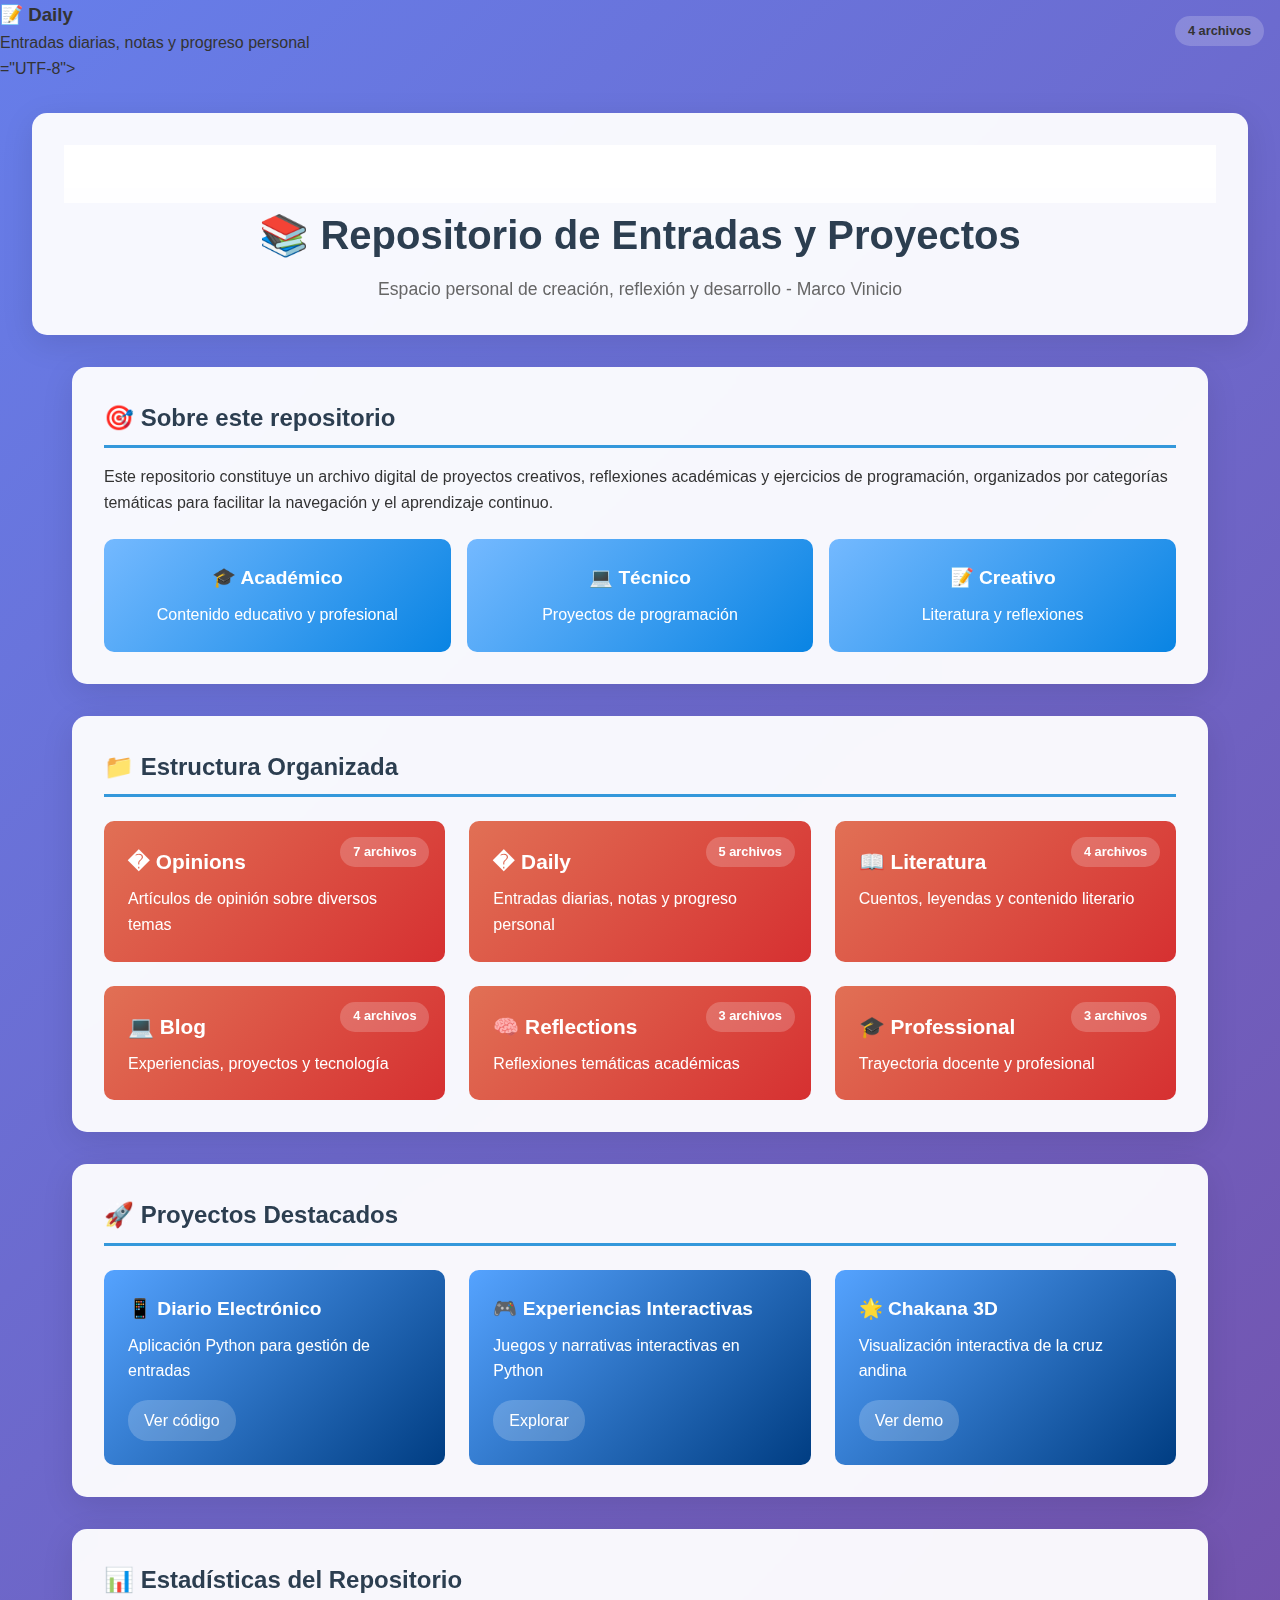
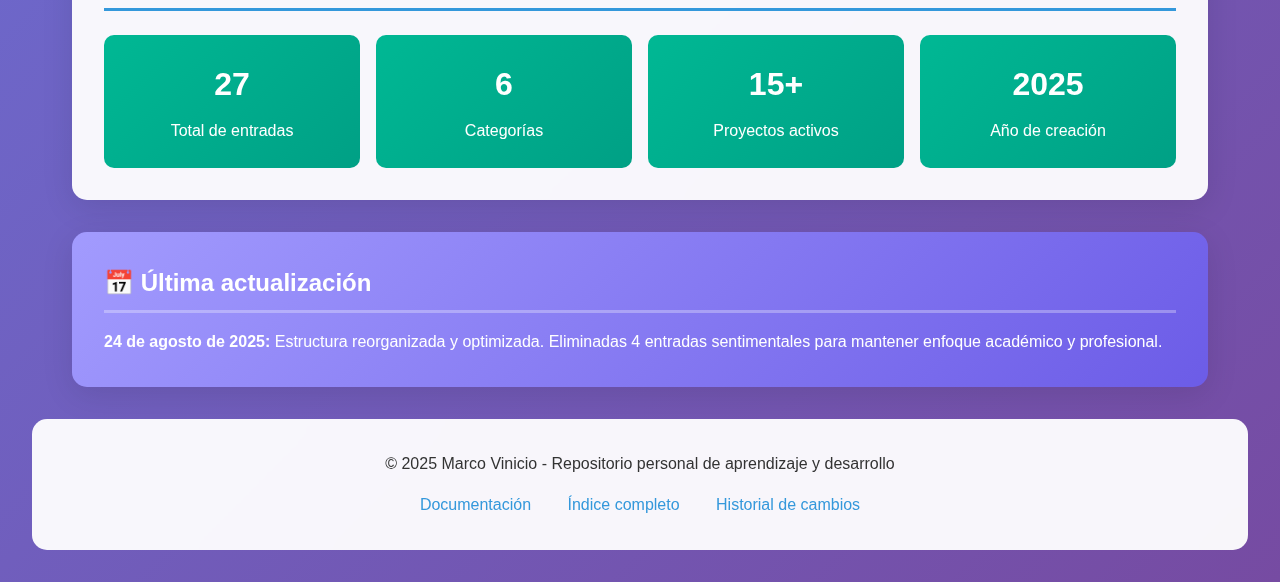
<file: index.html>
<!DOCTYPE html>
<html lang="es">
<head>
  <meta ch        <div class="category">
          <h3>📝 Daily</h3>
          <p>Entradas diarias, notas y progreso personal</p>
          <span class="count">4 archivos</span>
        </div>="UTF-8">
  <meta name="viewport" content="width=device-width, initial-scale=1.0">
  <title>Repositorio de Entradas - Marco Vinicio</title>
  <link rel="stylesheet" href="style.css">
  <link rel="icon" href="data:image/svg+xml,<svg xmlns='http://www.w3.org/2000/svg' viewBox='0 0 100 100'><text y='.9em' font-size='90'>📚</text></svg>">
</head>
<body>
  <header>
    <nav class="top-nav">
      <a href="#inicio">Inicio</a>
      <a href="#estructura">Estructura</a>
      <a href="#proyectos">Proyectos</a>
      <a href="#estadisticas">Estadísticas</a>
    </nav>
    <h1 id="inicio">📚 Repositorio de Entradas y Proyectos</h1>
    <p>Espacio personal de creación, reflexión y desarrollo - Marco Vinicio</p>
  </header>

  <main>
    <section class="intro">
      <h2>🎯 Sobre este repositorio</h2>
      <p>Este repositorio constituye un archivo digital de proyectos creativos, reflexiones académicas y ejercicios de programación, organizados por categorías temáticas para facilitar la navegación y el aprendizaje continuo.</p>
      
      <div class="highlights">
        <div class="highlight-card">
          <h4>🎓 Académico</h4>
          <p>Contenido educativo y profesional</p>
        </div>
        <div class="highlight-card">
          <h4>💻 Técnico</h4>
          <p>Proyectos de programación</p>
        </div>
        <div class="highlight-card">
          <h4>📝 Creativo</h4>
          <p>Literatura y reflexiones</p>
        </div>
      </div>
    </section>

    <section class="structure" id="estructura">
      <h2>📁 Estructura Organizada</h2>
      <div class="categories">
        <div class="category">
          <h3>� Opinions</h3>
          <p>Artículos de opinión sobre diversos temas</p>
          <span class="count">7 archivos</span>
        </div>
        <div class="category">
          <h3>� Daily</h3>
          <p>Entradas diarias, notas y progreso personal</p>
          <span class="count">5 archivos</span>
        </div>
        <div class="category">
          <h3>📖 Literatura</h3>
          <p>Cuentos, leyendas y contenido literario</p>
          <span class="count">4 archivos</span>
        </div>
        <div class="category">
          <h3>💻 Blog</h3>
          <p>Experiencias, proyectos y tecnología</p>
          <span class="count">4 archivos</span>
        </div>
        <div class="category">
          <h3>🧠 Reflections</h3>
          <p>Reflexiones temáticas académicas</p>
          <span class="count">3 archivos</span>
        </div>
        <div class="category">
          <h3>🎓 Professional</h3>
          <p>Trayectoria docente y profesional</p>
          <span class="count">3 archivos</span>
        </div>
      </div>
    </section>

    <section class="projects" id="proyectos">
      <h2>🚀 Proyectos Destacados</h2>
      <div class="project-grid">
        <div class="project-card">
          <h4>📱 Diario Electrónico</h4>
          <p>Aplicación Python para gestión de entradas</p>
          <a href="_projects/Projects/Diario_electronico.py" target="_blank">Ver código</a>
        </div>
        <div class="project-card">
          <h4>🎮 Experiencias Interactivas</h4>
          <p>Juegos y narrativas interactivas en Python</p>
          <a href="_projects/Projects/Experiencias_utilizando_PY/" target="_blank">Explorar</a>
        </div>
        <div class="project-card">
          <h4>🌟 Chakana 3D</h4>
          <p>Visualización interactiva de la cruz andina</p>
          <a href="_projects/TareaS/26-07-2025-Chakana3D/Chakana3D.html" target="_blank">Ver demo</a>
        </div>
      </div>
    </section>

    <section class="stats" id="estadisticas">
      <h2>📊 Estadísticas del Repositorio</h2>
      <div class="stats-grid">
        <div class="stat-card">
          <h3>27</h3>
          <p>Total de entradas</p>
        </div>
        <div class="stat-card">
          <h3>6</h3>
          <p>Categorías</p>
        </div>
        <div class="stat-card">
          <h3>15+</h3>
          <p>Proyectos activos</p>
        </div>
        <div class="stat-card">
          <h3>2025</h3>
          <p>Año de creación</p>
        </div>
      </div>
    </section>

    <section class="recent">
      <h2>📅 Última actualización</h2>
      <p><strong>24 de agosto de 2025:</strong> Estructura reorganizada y optimizada. Eliminadas 4 entradas sentimentales para mantener enfoque académico y profesional.</p>
    </section>
  </main>

  <footer>
    <p>© 2025 Marco Vinicio - Repositorio personal de aprendizaje y desarrollo</p>
    <div class="footer-links">
      <a href="README.md">Documentación</a>
      <a href="DIRECTORY.md">Índice completo</a>
      <a href="CHANGELOG.md">Historial de cambios</a>
    </div>
  </footer>
</body>
</html>
</file>
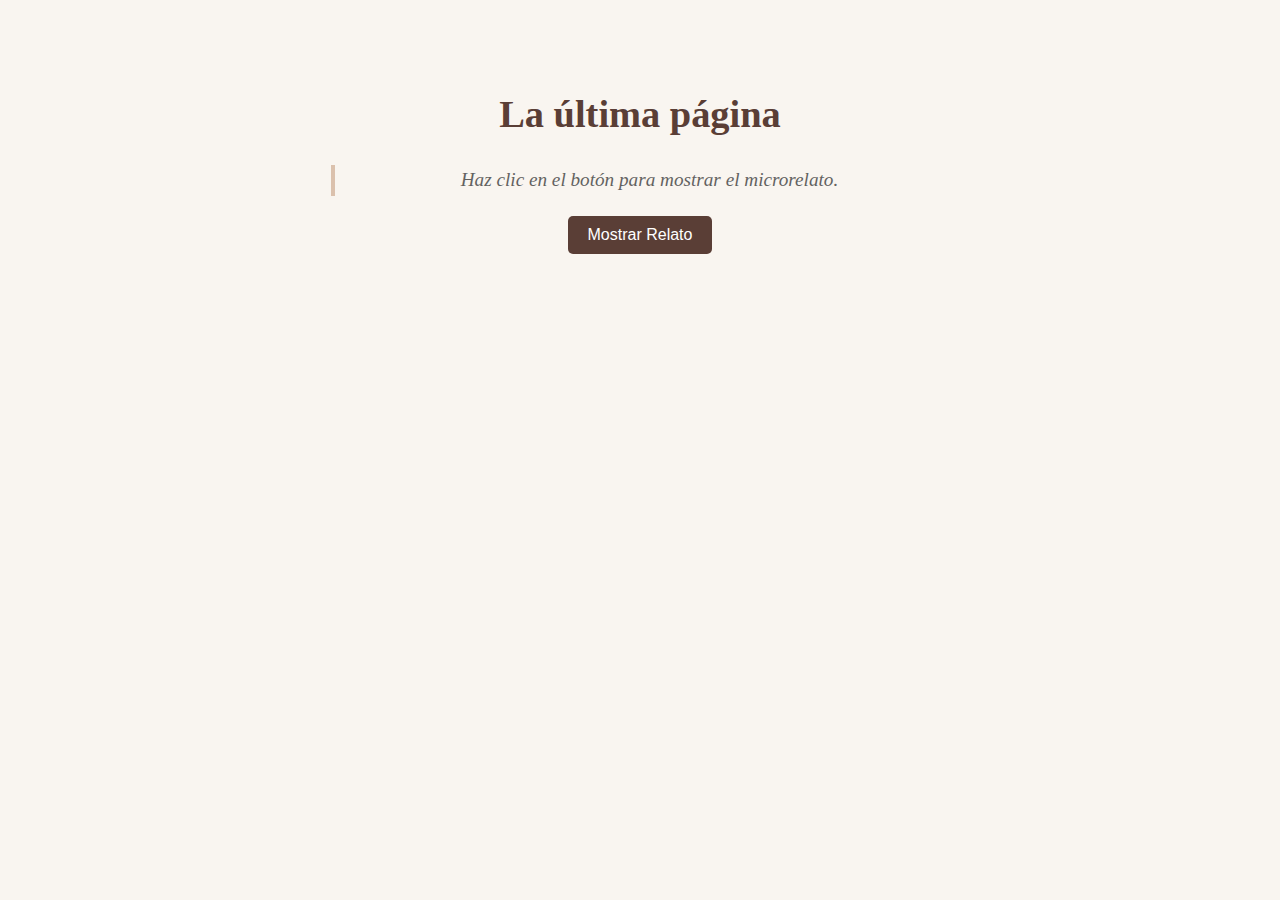
<file: _projects/EjerciciosJS/24-07-2025-js1/index.html>
<!DOCTYPE html>
<html lang="es">
<head>
    <meta charset="UTF-8">
    <title>Microrelato Interactivo</title>
    <link rel="stylesheet" href="estilos.css">
</head>
<body>
    <h1>La última página</h1>
    <p id="texto-relato">Haz clic en el botón para mostrar el microrelato.</p>
    <button id="mostrar-relato">Mostrar Relato</button>

    <script src="script.js"></script>
</body>
</html>
</file>
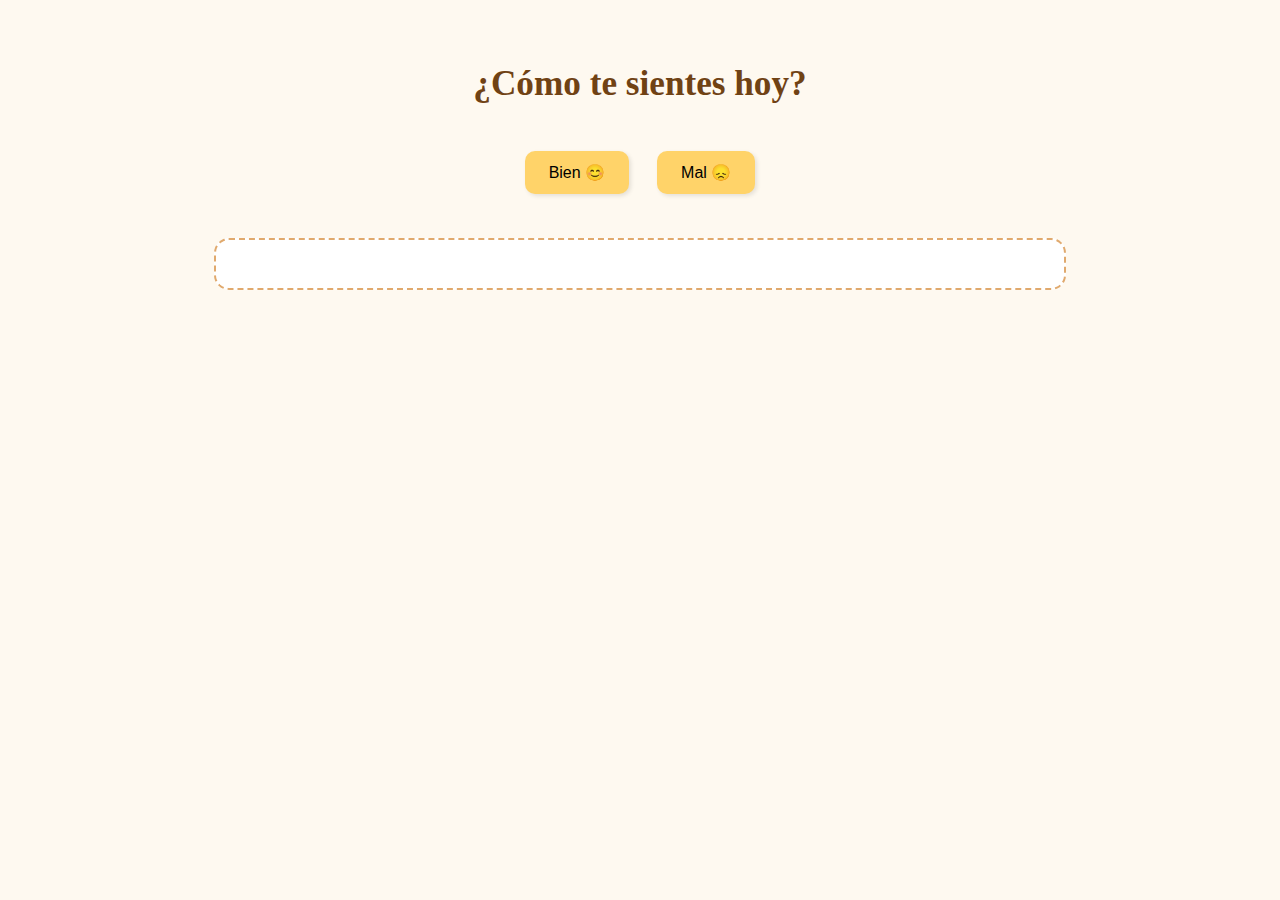
<file: _projects/Projects/FabulasEmocionales/index.html>
<!DOCTYPE html>
<html lang="es">
<head>
    <meta charset="UTF-8">
    <title>Fábulas Emocionales</title>
    <style>
        body {
            font-family: 'Georgia', serif;
            background-color: #fef9f0;
            color: #333;
            text-align: center;
            padding: 2em;
        }

        h1 {
            font-size: 2.2em;
            margin-bottom: 1em;
            color: #704214;
        }

        .botones button {
            padding: 12px 24px;
            margin: 12px;
            font-size: 1em;
            border: none;
            border-radius: 10px;
            background-color: #ffd369;
            cursor: pointer;
            box-shadow: 2px 2px 4px rgba(0,0,0,0.1);
            transition: background-color 0.3s ease;
        }

        .botones button:hover {
            background-color: #fcbf49;
        }

        #respuesta {
            margin-top: 2em;
            padding: 1.5em;
            background-color: #fff;
            border: 2px dashed #e0a96d;
            border-radius: 15px;
            max-width: 800px;
            margin-left: auto;
            margin-right: auto;
        }

        .fabula {
            font-size: 1.1em;
            line-height: 1.6;
        }

        .propuesta {
            margin-top: 1em;
            font-style: italic;
            color: #4a4a4a;
        }
    </style>
</head>
<body>
    <h1>¿Cómo te sientes hoy?</h1>
    <div class="botones">
        <button onclick="mostrarFabula('bien')">Bien 😊</button>
        <button onclick="mostrarFabula('mal')">Mal 😞</button>
    </div>

    <div id="respuesta"></div>

    <script>
        /*
          Bloque de lógica en JavaScript para escoger una fábula al azar
          según el estado de ánimo del usuario y mostrarla en la página.
        */

        // Colección de fábulas clasificadas por estado de ánimo
        const fabulas = {
            bien: [
                "El león y el ratón — Un día, un león dormía plácidamente cuando un pequeño ratón corrió sobre su cuerpo. El león lo atrapó con su enorme garra. El ratón suplicó por su vida y el león, condescendiente, lo dejó ir. Días después, el león fue atrapado en una red. El ratón, al escucharlo rugir, corrió y mordisqueó las cuerdas hasta liberarlo. Moraleja: Ningún acto de bondad es insignificante.",
                "La liebre y la tortuga — La liebre se burlaba constantemente de la lenta tortuga. Un día decidieron competir. La liebre corrió velozmente y, confiada, se detuvo a dormir. La tortuga, paso a paso, continuó hasta cruzar la meta. Al despertar, la liebre vio que había perdido. Moraleja: La constancia supera a la presunción.",
                "El ruiseñor y el halcón — Un halcón atrapó a un pequeño ruiseñor que lloraba por su vida. El halcón dudó: “¿Para qué me sirve comerte, tan pequeño?”. El ruiseñor respondió: “Al menos te daré belleza en el canto y poesía en el alma”. Moraleja: La belleza también alimenta el espíritu.",
                "El pavo real y la grulla — El pavo real presumía de su colorido plumaje frente a la grulla. Esta respondió: “Es cierto que eres hermoso, pero yo puedo volar libre hasta las nubes, y tú no”. Moraleja: Lo esencial a veces no se ve a simple vista.",
                "El león enfermo y el zorro — El león, anciano y débil, pedía que lo visitaran. Muchos animales entraban a su cueva, pero no salían. El zorro, astuto, notó muchas huellas de entrada y ninguna de salida. Se negó a entrar. Moraleja: La prudencia evita peligros innecesarios.",
                "Las abejas y el zángano — Un zángano exigía miel diciendo ser parte del trabajo. Las abejas se indignaron: “Tú no trabajas, no ayudas, no construyes”. Lo expulsaron de la colmena. Moraleja: El esfuerzo compartido es lo que da valor a los logros.",
                "La paloma y la hormiga — Una paloma salvó a una hormiga de ahogarse. Días después, un cazador apuntaba a la paloma, y la hormiga lo mordió en el pie, permitiendo que la paloma escapara. Moraleja: La bondad vuelve cuando menos lo esperas.",
                "El perro y su reflejo — Un perro cruzaba un río con un hueso en la boca. Al mirar al agua, vio su reflejo y creyó que otro perro tenía un hueso más grande. Lo soltó para arrebatárselo y perdió el suyo. Moraleja: No pierdas lo que tienes por codicia.",
                "La gallina de los huevos de oro — Un campesino tenía una gallina que ponía huevos de oro. Impaciente por obtener más, la mató para buscar todo el oro dentro... pero no había nada. Moraleja: La avaricia rompe el saco.",
                "El caballo y el asno — Un caballo se negó a ayudar a un asno fatigado. Poco después, el asno murió de cansancio y el dueño puso toda la carga sobre el caballo. Moraleja: Si no ayudas hoy, mañana cargarás más solo."
            ],
            mal: [
                "El zorro y las uvas — Un zorro hambriento intentó alcanzar unas uvas altas sin éxito. Tras muchos saltos fallidos, se alejó murmurando: 'Seguro están verdes'. Moraleja: Es fácil despreciar lo que no se puede conseguir.",
                "El lobo y el cordero — Un cordero bebía en un río y un lobo, buscando pretexto para devorarlo, lo acusó de ensuciar el agua. Aunque el cordero argumentó con lógica, el lobo lo devoró igual. Moraleja: La fuerza sin justicia es crueldad.",
                "El cisne y el búho — El búho se burlaba del canto del cisne. Este respondió: “Yo canto en la luz del día, tú sólo en la oscuridad. Ambos tenemos nuestro momento”. Moraleja: Cada uno tiene su tiempo para brillar.",
                "El burro vestido de león — Un burro se disfrazó de león y asustaba a todos. Pero su rebuzno lo delató. Moraleja: Puedes disfrazarte de lo que quieras, pero tu esencia siempre se revela.",
                "El gallo y la perla — Un gallo encontró una perla entre la paja. “No me sirve”, dijo, “prefiero un grano de trigo”. Moraleja: A veces no reconocemos el verdadero valor de lo que encontramos.",
                "Las ranas que pedían rey — Las ranas vivían libres pero pidieron un rey. Zeus les envió un tronco. Lo despreciaron por inútil. Pidieron otro y Zeus les envió una garza... que comenzó a devorarlas. Moraleja: Cuidado con lo que deseas.",
                "El zorro sin cola — Un zorro perdió su cola en una trampa. Avergonzado, intentó convencer a los demás de que era mejor estar sin ella. Uno le respondió: “Sólo quieres que todos suframos lo que tú”. Moraleja: No impongas a otros tus desgracias.",
                "El pavo y el ruiseñor — El pavo envidiaba el canto del ruiseñor. “Yo soy más grande y más fuerte”, decía. El ruiseñor respondió: “Pero yo alivio corazones tristes”. Moraleja: No todo lo valioso se mide en tamaño.",
                "El oso y los dos amigos — Dos amigos caminaban por el bosque. Al ver un oso, uno trepó a un árbol. El otro se tiró al suelo y fingió estar muerto. El oso olfateó y se fue. El primero bajó y preguntó qué le dijo el oso. “Que los amigos verdaderos no abandonan”. Moraleja: La adversidad revela los afectos reales.",
                "El búho y el águila — El águila presumía de su fuerza y vista. El búho respondió: “Yo no vuelo tan alto, pero veo en la oscuridad, donde tú no”. Moraleja: Cada virtud es única. No necesitas brillar donde otros lo hacen."
            ]
        };

        // Pequeñas actividades de autoexploración que se sugieren cuando
        // el usuario indica que se siente "mal"
        const propuestas = [
            "Haz un monólogo imaginario: escribe lo que le dirías a tu 'yo interior' herido.",
            "Crea una miniobra de teatro: tú eres el protagonista que se reconcilia con su sombra.",
            "Escribe una carta desde el futuro: ¿qué te dice tu yo dentro de 5 años?",
            "Baila libremente 3 minutos sin juzgarte, solo siente tu cuerpo.",
            "Practica respiración consciente: 4 segundos inhalar, 4 mantener, 4 exhalar.",
            "Cierra los ojos e imagina a alguien sabio que te aconseja desde dentro.",
            "Cuenta la fábula a alguien y pregúntale qué aprendió.",
            "Dibuja un símbolo que represente tu emoción de hoy, sin pensar.",
            "Reescribe una de las fábulas... pero cambiando el final a uno que te anime.",
            "Representa en tu habitación una escena: tú reconociendo tu fuerza interior."
        ];

        // Función que selecciona una fábula y una propuesta (opcional)
        // dependiendo del estado de ánimo indicado por el usuario
        function mostrarFabula(estado) {
            // Elegimos de manera aleatoria una fábula del grupo correspondiente
            const fabula = fabulas[estado][Math.floor(Math.random() * fabulas[estado].length)];
            // Si el estado es "mal", también elegimos una propuesta al azar
            const propuesta = estado === 'mal' ? propuestas[Math.floor(Math.random() * propuestas.length)] : '';
            // Construimos el HTML y lo insertamos en el contenedor de respuesta
            document.getElementById('respuesta').innerHTML = `
                <div class="fabula">
                    <h2>Fábula del día:</h2>
                    <p>${fabula}</p>
                    ${propuesta ? `<p class="propuesta"><strong>¿Una idea para ti?</strong><br>${propuesta}</p>` : ''}
                </div>
            `;
        }
    </script>
</body>
</html>
</file>
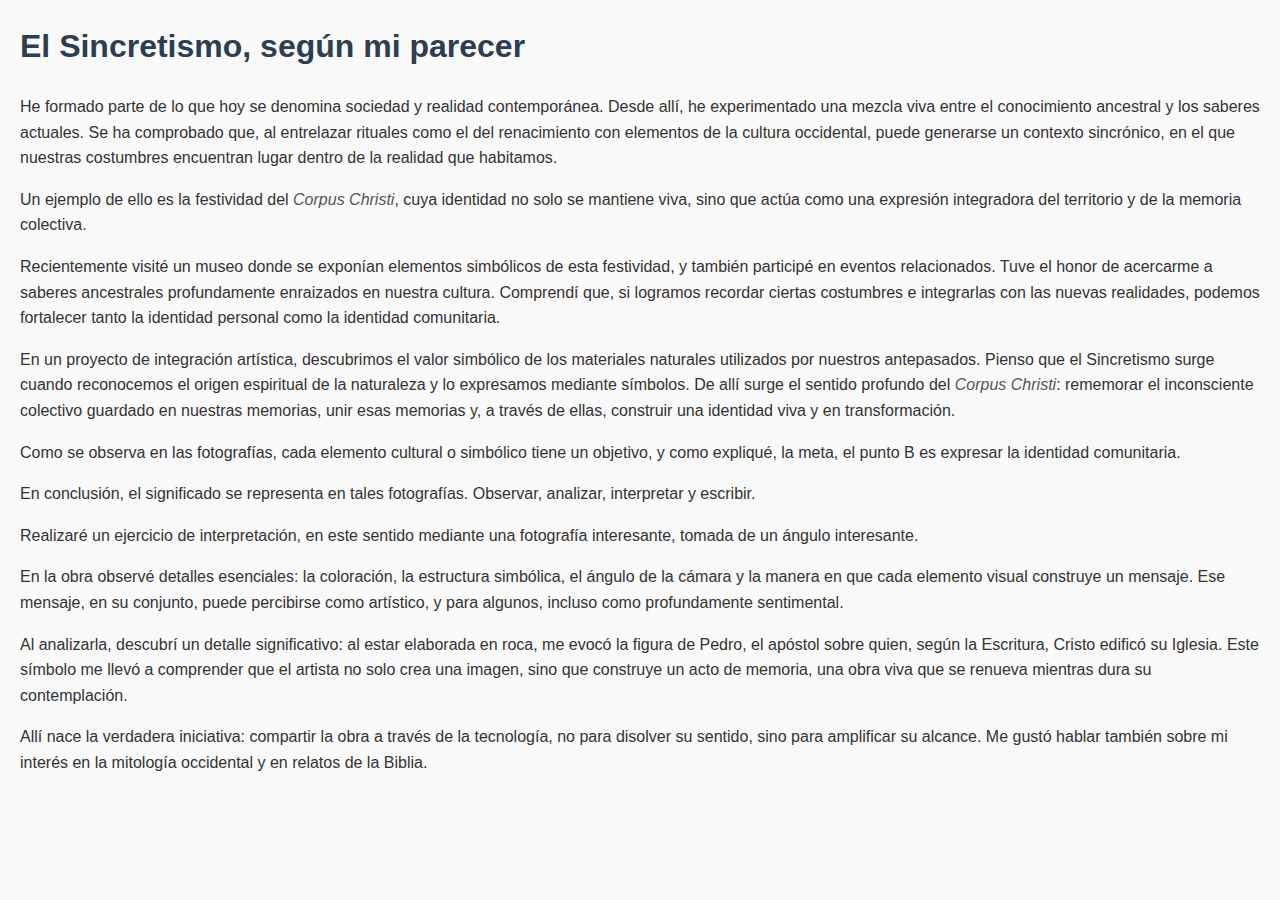
<file: _posts/Drafts/17-06-2025-Mi_Sincretismo.html>
<!DOCTYPE html>
<html lang="es">
<head>
    <meta charset="UTF-8">
    <meta name="viewport" content="width=device-width, initial-scale=1.0">
    <title>Mi Sincretismo</title>
    <style>
        body {
            font-family: Arial, sans-serif;
            line-height: 1.6;
            margin: 20px;
            background-color: #f9f9f9;
            color: #333;
        }
        h1 {
            color: #2c3e50;
        }
        p {
            margin-bottom: 15px;
        }
        .highlight {
            font-style: italic;
            color: #555;
        }
    </style>
</head>
<body>
    <h1>El Sincretismo, según mi parecer</h1>
    <p>He formado parte de lo que hoy se denomina sociedad y realidad contemporánea. Desde allí, he experimentado una mezcla viva entre el conocimiento ancestral y los saberes actuales. Se ha comprobado que, al entrelazar rituales como el del renacimiento con elementos de la cultura occidental, puede generarse un contexto sincrónico, en el que nuestras costumbres encuentran lugar dentro de la realidad que habitamos.</p>
    <p>Un ejemplo de ello es la festividad del <span class="highlight">Corpus Christi</span>, cuya identidad no solo se mantiene viva, sino que actúa como una expresión integradora del territorio y de la memoria colectiva.</p>
    <p>Recientemente visité un museo donde se exponían elementos simbólicos de esta festividad, y también participé en eventos relacionados. Tuve el honor de acercarme a saberes ancestrales profundamente enraizados en nuestra cultura. Comprendí que, si logramos recordar ciertas costumbres e integrarlas con las nuevas realidades, podemos fortalecer tanto la identidad personal como la identidad comunitaria.</p>
    <p>En un proyecto de integración artística, descubrimos el valor simbólico de los materiales naturales utilizados por nuestros antepasados. Pienso que el Sincretismo surge cuando reconocemos el origen espiritual de la naturaleza y lo expresamos mediante símbolos. De allí surge el sentido profundo del <span class="highlight">Corpus Christi</span>: rememorar el inconsciente colectivo guardado en nuestras memorias, unir esas memorias y, a través de ellas, construir una identidad viva y en transformación.</p>
    <p>Como se observa en las fotografías, cada elemento cultural o simbólico tiene un objetivo, y como expliqué, la meta, el punto B es expresar la identidad comunitaria.</p>
    <p>En conclusión, el significado se representa en tales fotografías. Observar, analizar, interpretar y escribir.</p>
    <p>Realizaré un ejercicio de interpretación, en este sentido mediante una fotografía interesante, tomada de un ángulo interesante.</p>
    <p>En la obra observé detalles esenciales: la coloración, la estructura simbólica, el ángulo de la cámara y la manera en que cada elemento visual construye un mensaje. Ese mensaje, en su conjunto, puede percibirse como artístico, y para algunos, incluso como profundamente sentimental.</p>
    <p>Al analizarla, descubrí un detalle significativo: al estar elaborada en roca, me evocó la figura de Pedro, el apóstol sobre quien, según la Escritura, Cristo edificó su Iglesia. Este símbolo me llevó a comprender que el artista no solo crea una imagen, sino que construye un acto de memoria, una obra viva que se renueva mientras dura su contemplación.</p>
    <p>Allí nace la verdadera iniciativa: compartir la obra a través de la tecnología, no para disolver su sentido, sino para amplificar su alcance. Me gustó hablar también sobre mi interés en la mitología occidental y en relatos de la Biblia.</p>
</body>
</html>
</file>
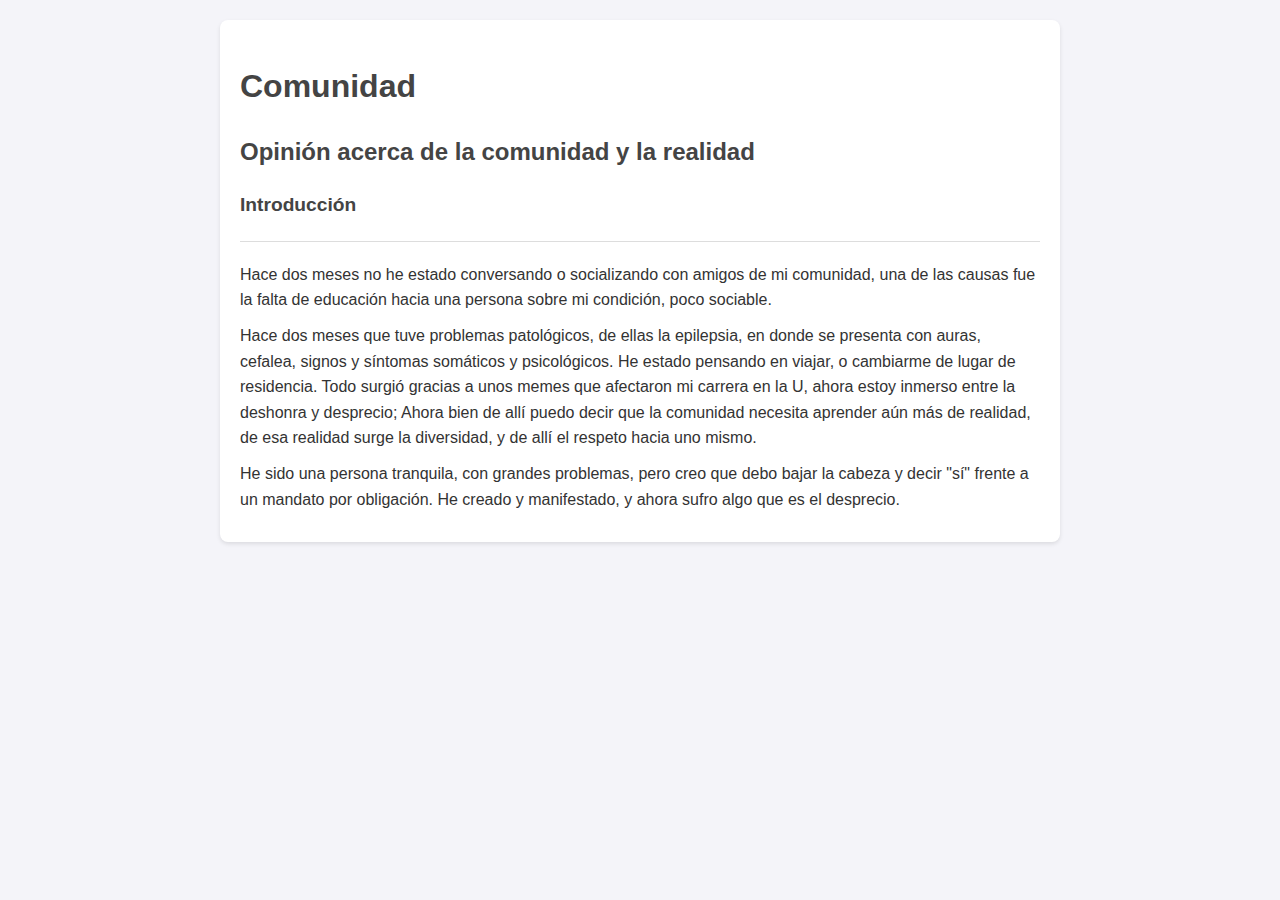
<file: _posts/Drafts/23-07-2025-Comunidadyrealidad.html>
<!DOCTYPE html>
<html lang="es">
<head>
    <meta charset="UTF-8">
    <meta name="viewport" content="width=device-width, initial-scale=1.0">
    <title>Opinión: Comunidad y Realidad</title>
    <style>
        body {
            font-family: Arial, sans-serif;
            line-height: 1.6;
            margin: 0;
            padding: 0;
            background-color: #f4f4f9;
            color: #333;
        }
        .container {
            max-width: 800px;
            margin: 20px auto;
            padding: 20px;
            background: #fff;
            border-radius: 8px;
            box-shadow: 0 2px 4px rgba(0, 0, 0, 0.1);
        }
        h1, h2, h3 {
            color: #444;
        }
        h1 {
            font-size: 2em;
            margin-bottom: 10px;
        }
        h2 {
            font-size: 1.5em;
            margin-bottom: 10px;
        }
        h3 {
            font-size: 1.2em;
            margin-bottom: 10px;
        }
        hr {
            border: 0;
            height: 1px;
            background: #ddd;
            margin: 20px 0;
        }
        p {
            margin: 10px 0;
        }
    </style>
</head>
<body>
    <div class="container">
        <h1>Comunidad</h1>
        <h2>Opinión acerca de la comunidad y la realidad</h2>
        <h3>Introducción</h3>
        <hr>
        <p>Hace dos meses no he estado conversando o socializando con amigos de mi comunidad, una de las causas fue la falta de educación hacia una persona sobre mi condición, poco sociable.</p>
        <p>Hace dos meses que tuve problemas patológicos, de ellas la epilepsia, en donde se presenta con auras, cefalea, signos y síntomas somáticos y psicológicos. He estado pensando en viajar, o cambiarme de lugar de residencia. Todo surgió gracias a unos memes que afectaron mi carrera en la U, ahora estoy inmerso entre la deshonra y desprecio; Ahora bien de allí puedo decir que la comunidad necesita aprender aún más de realidad, de esa realidad surge la diversidad, y de allí el respeto hacia uno mismo.</p>
        <p>He sido una persona tranquila, con grandes problemas, pero creo que debo bajar la cabeza y decir "sí" frente a un mandato por obligación. He creado y manifestado, y ahora sufro algo que es el desprecio.</p>
    </div>
</body>
</html>
</file>
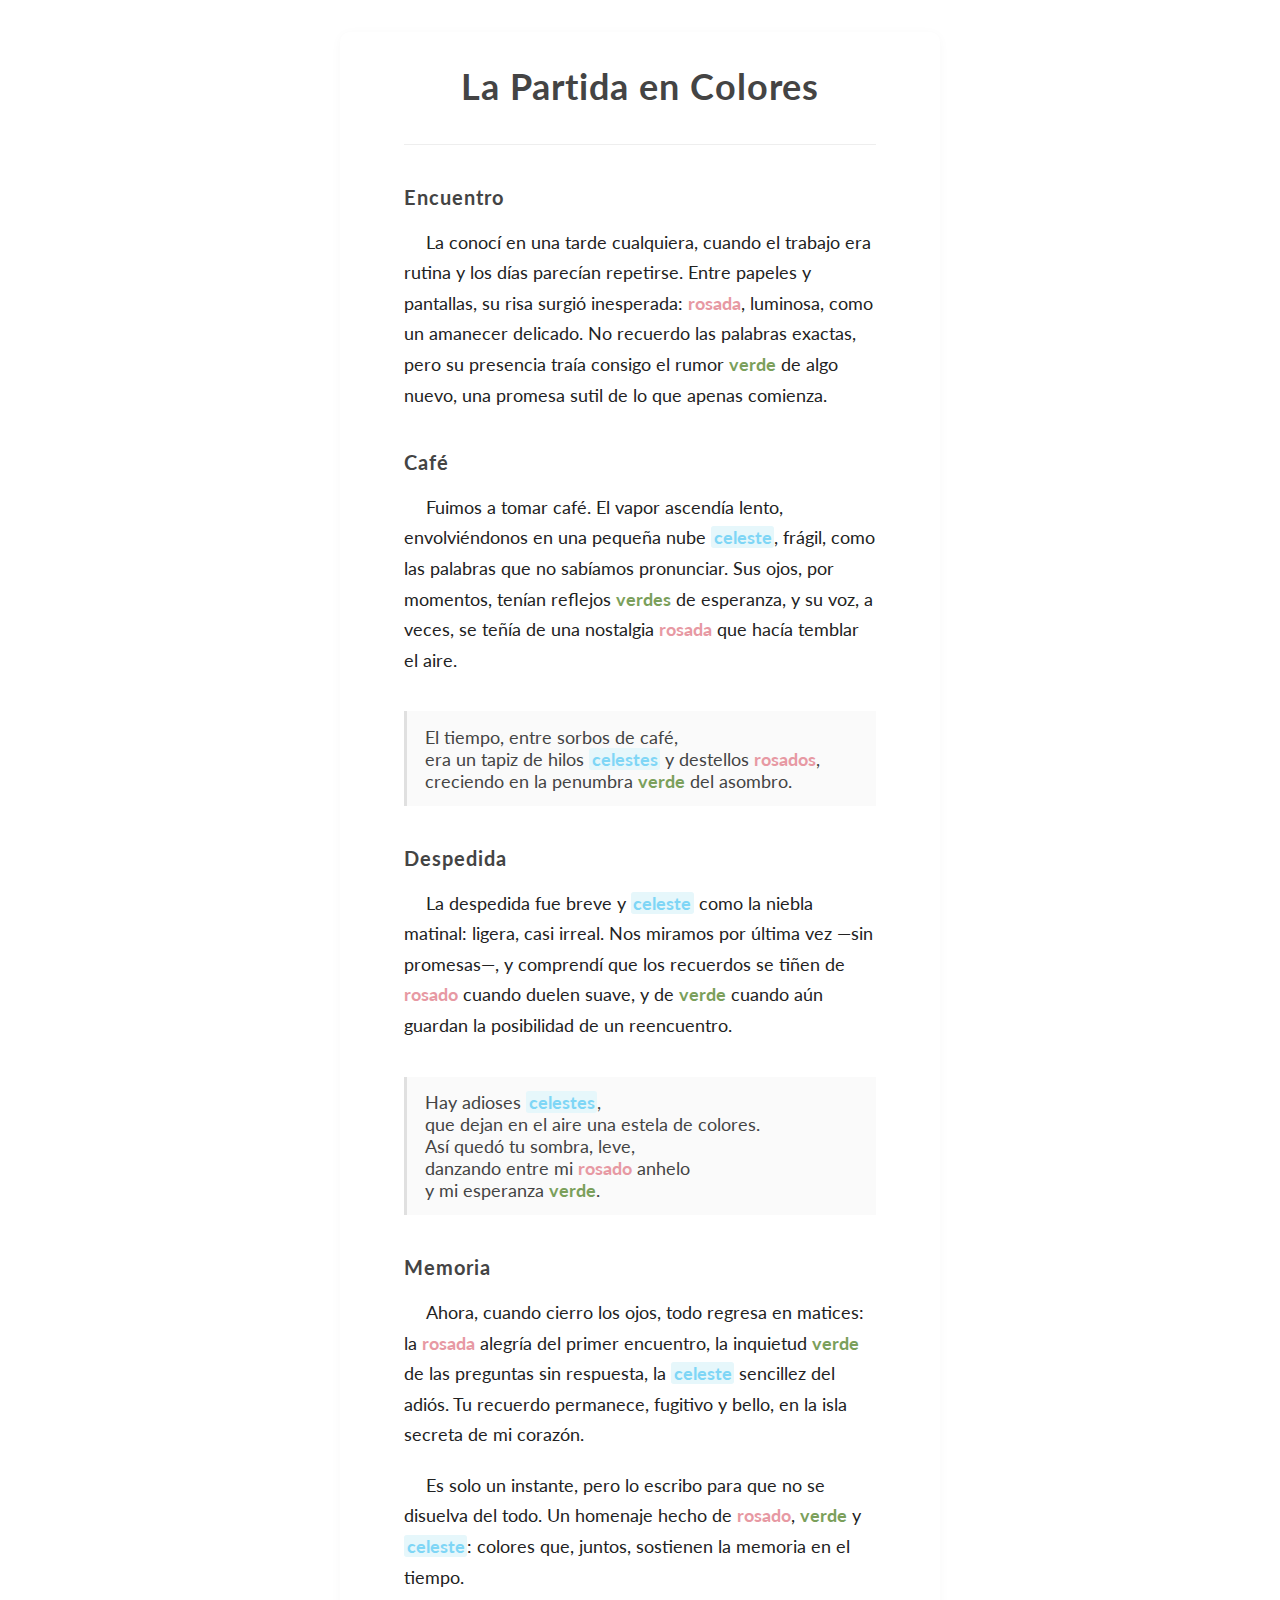
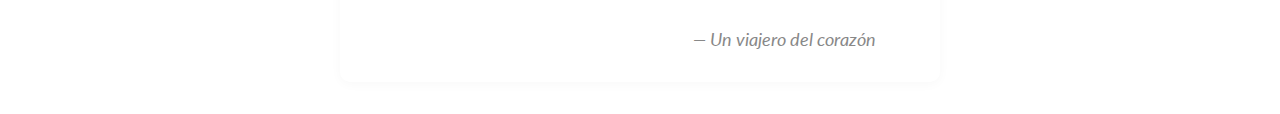
<file: _posts/Experiments/06-08-2025-Tragedia.html>
<!DOCTYPE html>
<html lang="es">
<head>
    <meta charset="UTF-8">
    <title>La Partida en Colores</title>
    <link href="https://fonts.googleapis.com/css?family=Lato:400,700&display=swap" rel="stylesheet">
    <style>
        html {
            box-sizing: border-box;
            font-size: 18px;
        }
        *, *:before, *:after {
            box-sizing: inherit;
        }
        body {
            background: #fff;
            color: #222;
            font-family: 'Lato', 'Georgia', serif;
            margin: 0;
            padding: 0;
            min-height: 100vh;
            display: flex;
            flex-direction: column;
            align-items: center;
        }
        main {
            width: 100%;
            max-width: 600px;
            padding: 32px 5vw;
            border-radius: 10px;
            background: #fff;
            box-shadow: 0 2px 12px 0 rgba(0,0,0,0.03);
            margin: 32px 0;
        }
        h1, h2 {
            font-family: 'Lato', 'Georgia', serif;
            color: #444;
            margin-bottom: 0.5em;
            letter-spacing: 1px;
        }
        h1 {
            text-align: center;
            font-size: 2em;
            margin-top: 0;
        }
        h2 {
            font-size: 1.1em;
            margin-top: 2em;
        }
        hr {
            border: none;
            border-top: 1px solid #eee;
            margin: 2em 0;
        }
        p {
            line-height: 1.7;
            margin-bottom: 1.1em;
            text-align: left;
            text-indent: 1.2em;
        }
        .firma {
            text-align: right;
            font-style: italic;
            color: #888;
            margin-top: 2em;
        }
        .poetico {
            font-family: 'Lato', 'Georgia', serif;
            color: #444;
            background: #fafafa;
            padding: 0.8em 1em;
            border-left: 3px solid #e0e0e0;
            margin: 2em 0;
            font-size: 1em;
        }
        .rosado { color: #e799a3; font-weight: bold; }
        .verde { color: #7ba05b; font-weight: bold; }
        .celeste { color: #7fd6f6; font-weight: bold; background: #e6f7fb; padding: 0 0.15em; border-radius: 0.15em;}
        @media (max-width: 700px) {
            main {
                max-width: 98vw;
                padding: 24px 2vw;
                margin: 12px 0;
            }
            html {
                font-size: 16px;
            }
        }
        @media (max-width: 480px) {
            main {
                padding: 12px 1vw;
            }
            h1 {
                font-size: 1.3em;
            }
        }
    </style>
</head>
<body>
    <main>
        <h1>La Partida en Colores</h1>
        <hr>
        
        <h2>Encuentro</h2>
        <p>
            La conocí en una tarde cualquiera, cuando el trabajo era rutina y los días parecían repetirse. Entre papeles y pantallas, su risa surgió inesperada: <span class="rosado">rosada</span>, luminosa, como un amanecer delicado. 
            No recuerdo las palabras exactas, pero su presencia traía consigo el rumor <span class="verde">verde</span> de algo nuevo, una promesa sutil de lo que apenas comienza.
        </p>
        
        <h2>Café</h2>
        <p>
            Fuimos a tomar café. El vapor ascendía lento, envolviéndonos en una pequeña nube <span class="celeste">celeste</span>, frágil, como las palabras que no sabíamos pronunciar. Sus ojos, por momentos, tenían reflejos <span class="verde">verdes</span> de esperanza, y su voz, a veces, se teñía de una nostalgia <span class="rosado">rosada</span> que hacía temblar el aire.
        </p>
        <div class="poetico">
            El tiempo, entre sorbos de café,<br>
            era un tapiz de hilos <span class="celeste">celestes</span> y destellos <span class="rosado">rosados</span>,<br>
            creciendo en la penumbra <span class="verde">verde</span> del asombro.
        </div>
        
        <h2>Despedida</h2>
        <p>
            La despedida fue breve y <span class="celeste">celeste</span> como la niebla matinal: ligera, casi irreal. Nos miramos por última vez —sin promesas—, y comprendí que los recuerdos se tiñen de <span class="rosado">rosado</span> cuando duelen suave, y de <span class="verde">verde</span> cuando aún guardan la posibilidad de un reencuentro.
        </p>
        <div class="poetico">
            Hay adioses <span class="celeste">celestes</span>,<br>
            que dejan en el aire una estela de colores.<br>
            Así quedó tu sombra, leve,<br>
            danzando entre mi <span class="rosado">rosado</span> anhelo<br>
            y mi esperanza <span class="verde">verde</span>.
        </div>
        
        <h2>Memoria</h2>
        <p>
            Ahora, cuando cierro los ojos, todo regresa en matices: la <span class="rosado">rosada</span> alegría del primer encuentro, la inquietud <span class="verde">verde</span> de las preguntas sin respuesta, la <span class="celeste">celeste</span> sencillez del adiós. Tu recuerdo permanece, fugitivo y bello, en la isla secreta de mi corazón.
        </p>
        <p>
            Es solo un instante, pero lo escribo para que no se disuelva del todo. Un homenaje hecho de <span class="rosado">rosado</span>, <span class="verde">verde</span> y <span class="celeste">celeste</span>: colores que, juntos, sostienen la memoria en el tiempo.
        </p>
        
        <div class="firma">
            &mdash; Un viajero del corazón
        </div>
    </main>
</body>
</html>
</file>
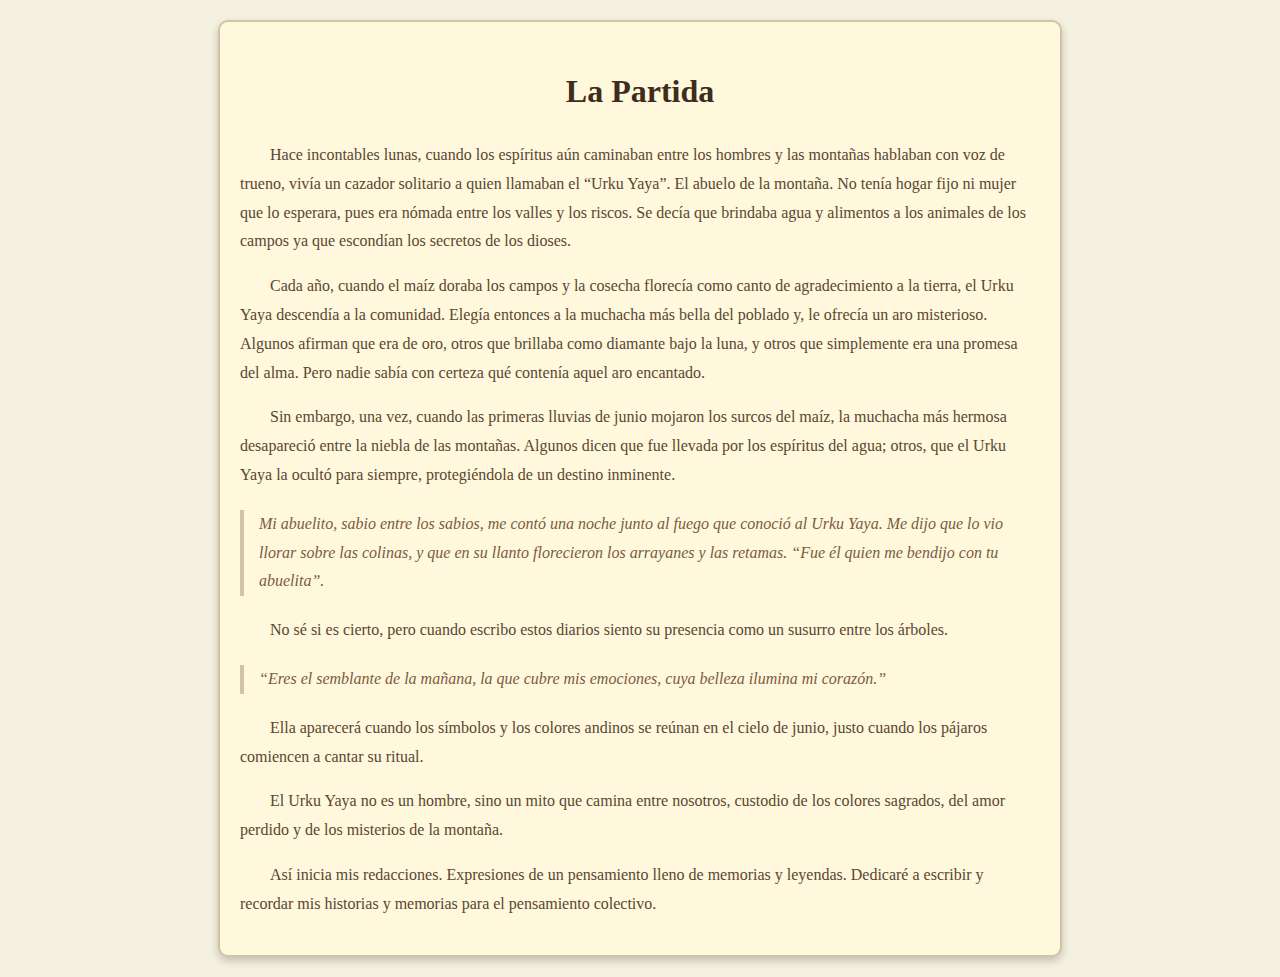
<file: _posts/Experiments/17-06-2025-La_Partida.html>
<!DOCTYPE html>
<html lang="es">
<head>
    <meta charset="UTF-8">
    <meta name="viewport" content="width=device-width, initial-scale=1.0">
    <title>La Partida</title>
    <style>
        body {
            font-family: 'Georgia', serif;
            background-color: #f4f1e0;
            color: #5a4632;
            line-height: 1.8;
            margin: 0;
            padding: 20px;
        }
        .container {
            max-width: 800px;
            margin: 0 auto;
            padding: 20px;
            background-color: #fff8dc;
            border: 2px solid #d4c2a8;
            box-shadow: 0 4px 8px rgba(0, 0, 0, 0.2);
            border-radius: 10px;
        }
        h1 {
            text-align: center;
            font-size: 2em;
            color: #3e2c1c;
            margin-bottom: 20px;
        }
        p {
            text-indent: 30px;
        }
        blockquote {
            font-style: italic;
            color: #7a5c3e;
            border-left: 4px solid #d4c2a8;
            padding-left: 15px;
            margin: 20px 0;
        }
    </style>
</head>
<body>
    <div class="container">
        <h1>La Partida</h1>
        <p>Hace incontables lunas, cuando los espíritus aún caminaban entre los hombres y las montañas hablaban con voz de trueno, vivía un cazador solitario a quien llamaban el “Urku Yaya”. El abuelo de la montaña. No tenía hogar fijo ni mujer que lo esperara, pues era nómada entre los valles y los riscos. Se decía que brindaba agua y alimentos a los animales de los campos ya que escondían los secretos de los dioses.</p>
        <p>Cada año, cuando el maíz doraba los campos y la cosecha florecía como canto de agradecimiento a la tierra, el Urku Yaya descendía a la comunidad. Elegía entonces a la muchacha más bella del poblado y, le ofrecía un aro misterioso. Algunos afirman que era de oro, otros que brillaba como diamante bajo la luna, y otros que simplemente era una promesa del alma. Pero nadie sabía con certeza qué contenía aquel aro encantado.</p>
        <p>Sin embargo, una vez, cuando las primeras lluvias de junio mojaron los surcos del maíz, la muchacha más hermosa desapareció entre la niebla de las montañas. Algunos dicen que fue llevada por los espíritus del agua; otros, que el Urku Yaya la ocultó para siempre, protegiéndola de un destino inminente.</p>
        <blockquote>
            Mi abuelito, sabio entre los sabios, me contó una noche junto al fuego que conoció al Urku Yaya. Me dijo que lo vio llorar sobre las colinas, y que en su llanto florecieron los arrayanes y las retamas. “Fue él quien me bendijo con tu abuelita”.
        </blockquote>
        <p>No sé si es cierto, pero cuando escribo estos diarios siento su presencia como un susurro entre los árboles.</p>
        <blockquote>
            “Eres el semblante de la mañana, la que cubre mis emociones, cuya belleza ilumina mi corazón.”
        </blockquote>
        <p>Ella aparecerá cuando los símbolos y los colores andinos se reúnan en el cielo de junio, justo cuando los pájaros comiencen a cantar su ritual.</p>
        <p>El Urku Yaya no es un hombre, sino un mito que camina entre nosotros, custodio de los colores sagrados, del amor perdido y de los misterios de la montaña.</p>
        <p>Así inicia mis redacciones. Expresiones de un pensamiento lleno de memorias y leyendas. Dedicaré a escribir y recordar mis historias y memorias para el pensamiento colectivo.</p>
    </div>
</body>
</html>
</file>
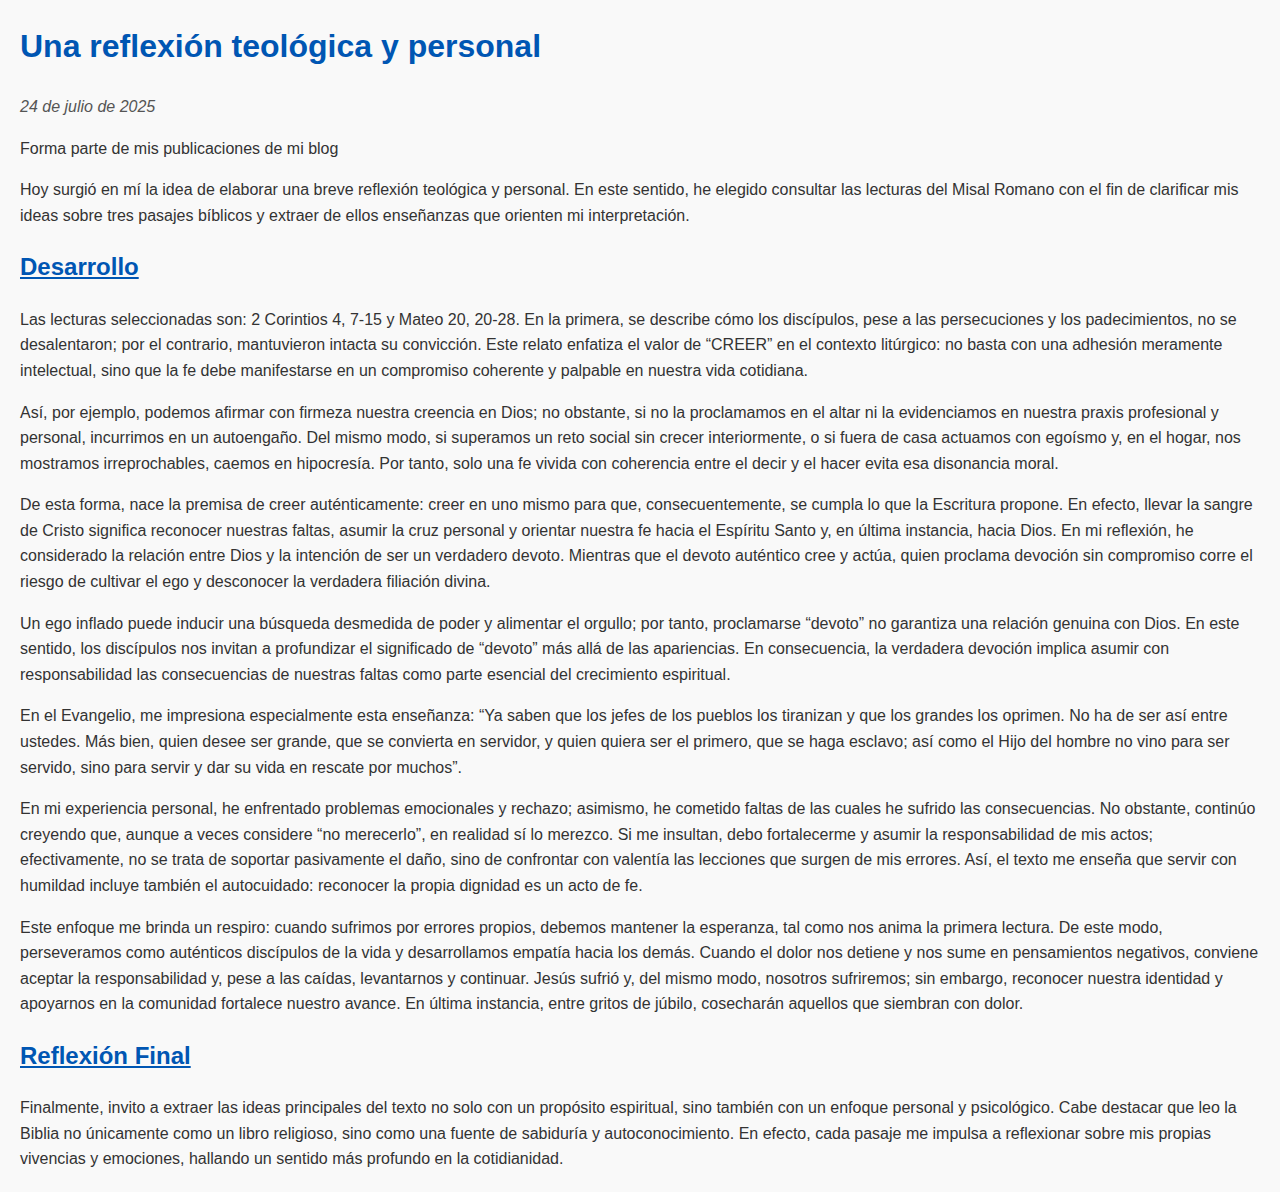
<file: _posts/Learning/10-07-2025-Reflexion_Logos.html>
<!DOCTYPE html>
<html lang="es">
<head>
    <meta charset="UTF-8">
    <meta name="viewport" content="width=device-width, initial-scale=1.0">
    <title>Reflexión Teológica y Personal</title>
    <style>
        body {
            font-family: Arial, sans-serif;
            line-height: 1.6;
            margin: 20px;
            background-color: #f9f9f9;
            color: #333;
        }
        h1, h2 {
            color: #0056b3;
        }
        p {
            margin-bottom: 15px;
        }
        .date {
            font-style: italic;
            color: #555;
        }
        .section-title {
            margin-top: 20px;
            font-weight: bold;
            text-decoration: underline;
        }
    </style>
</head>
<body>
    <h1>Una reflexión teológica y personal</h1>
    <p class="date">24 de julio de 2025</p>
    <p>Forma parte de mis publicaciones de mi blog</p>

    <p>Hoy surgió en mí la idea de elaborar una breve reflexión teológica y personal. En este sentido, he elegido consultar las lecturas del Misal Romano con el fin de clarificar mis ideas sobre tres pasajes bíblicos y extraer de ellos enseñanzas que orienten mi interpretación.</p>

    <h2 class="section-title">Desarrollo</h2>
    <p>Las lecturas seleccionadas son: 2 Corintios 4, 7-15 y Mateo 20, 20-28. En la primera, se describe cómo los discípulos, pese a las persecuciones y los padecimientos, no se desalentaron; por el contrario, mantuvieron intacta su convicción. Este relato enfatiza el valor de “CREER” en el contexto litúrgico: no basta con una adhesión meramente intelectual, sino que la fe debe manifestarse en un compromiso coherente y palpable en nuestra vida cotidiana.</p>

    <p>Así, por ejemplo, podemos afirmar con firmeza nuestra creencia en Dios; no obstante, si no la proclamamos en el altar ni la evidenciamos en nuestra praxis profesional y personal, incurrimos en un autoengaño. Del mismo modo, si superamos un reto social sin crecer interiormente, o si fuera de casa actuamos con egoísmo y, en el hogar, nos mostramos irreprochables, caemos en hipocresía. Por tanto, solo una fe vivida con coherencia entre el decir y el hacer evita esa disonancia moral.</p>

    <p>De esta forma, nace la premisa de creer auténticamente: creer en uno mismo para que, consecuentemente, se cumpla lo que la Escritura propone. En efecto, llevar la sangre de Cristo significa reconocer nuestras faltas, asumir la cruz personal y orientar nuestra fe hacia el Espíritu Santo y, en última instancia, hacia Dios. En mi reflexión, he considerado la relación entre Dios y la intención de ser un verdadero devoto. Mientras que el devoto auténtico cree y actúa, quien proclama devoción sin compromiso corre el riesgo de cultivar el ego y desconocer la verdadera filiación divina.</p>

    <p>Un ego inflado puede inducir una búsqueda desmedida de poder y alimentar el orgullo; por tanto, proclamarse “devoto” no garantiza una relación genuina con Dios. En este sentido, los discípulos nos invitan a profundizar el significado de “devoto” más allá de las apariencias. En consecuencia, la verdadera devoción implica asumir con responsabilidad las consecuencias de nuestras faltas como parte esencial del crecimiento espiritual.</p>

    <p>En el Evangelio, me impresiona especialmente esta enseñanza: “Ya saben que los jefes de los pueblos los tiranizan y que los grandes los oprimen. No ha de ser así entre ustedes. Más bien, quien desee ser grande, que se convierta en servidor, y quien quiera ser el primero, que se haga esclavo; así como el Hijo del hombre no vino para ser servido, sino para servir y dar su vida en rescate por muchos”.</p>

    <p>En mi experiencia personal, he enfrentado problemas emocionales y rechazo; asimismo, he cometido faltas de las cuales he sufrido las consecuencias. No obstante, continúo creyendo que, aunque a veces considere “no merecerlo”, en realidad sí lo merezco. Si me insultan, debo fortalecerme y asumir la responsabilidad de mis actos; efectivamente, no se trata de soportar pasivamente el daño, sino de confrontar con valentía las lecciones que surgen de mis errores. Así, el texto me enseña que servir con humildad incluye también el autocuidado: reconocer la propia dignidad es un acto de fe.</p>

    <p>Este enfoque me brinda un respiro: cuando sufrimos por errores propios, debemos mantener la esperanza, tal como nos anima la primera lectura. De este modo, perseveramos como auténticos discípulos de la vida y desarrollamos empatía hacia los demás. Cuando el dolor nos detiene y nos sume en pensamientos negativos, conviene aceptar la responsabilidad y, pese a las caídas, levantarnos y continuar. Jesús sufrió y, del mismo modo, nosotros sufriremos; sin embargo, reconocer nuestra identidad y apoyarnos en la comunidad fortalece nuestro avance. En última instancia, entre gritos de júbilo, cosecharán aquellos que siembran con dolor.</p>

    <h2 class="section-title">Reflexión Final</h2>
    <p>Finalmente, invito a extraer las ideas principales del texto no solo con un propósito espiritual, sino también con un enfoque personal y psicológico. Cabe destacar que leo la Biblia no únicamente como un libro religioso, sino como una fuente de sabiduría y autoconocimiento. En efecto, cada pasaje me impulsa a reflexionar sobre mis propias vivencias y emociones, hallando un sentido más profundo en la cotidianidad.</p>
</body>
</html>
</file>
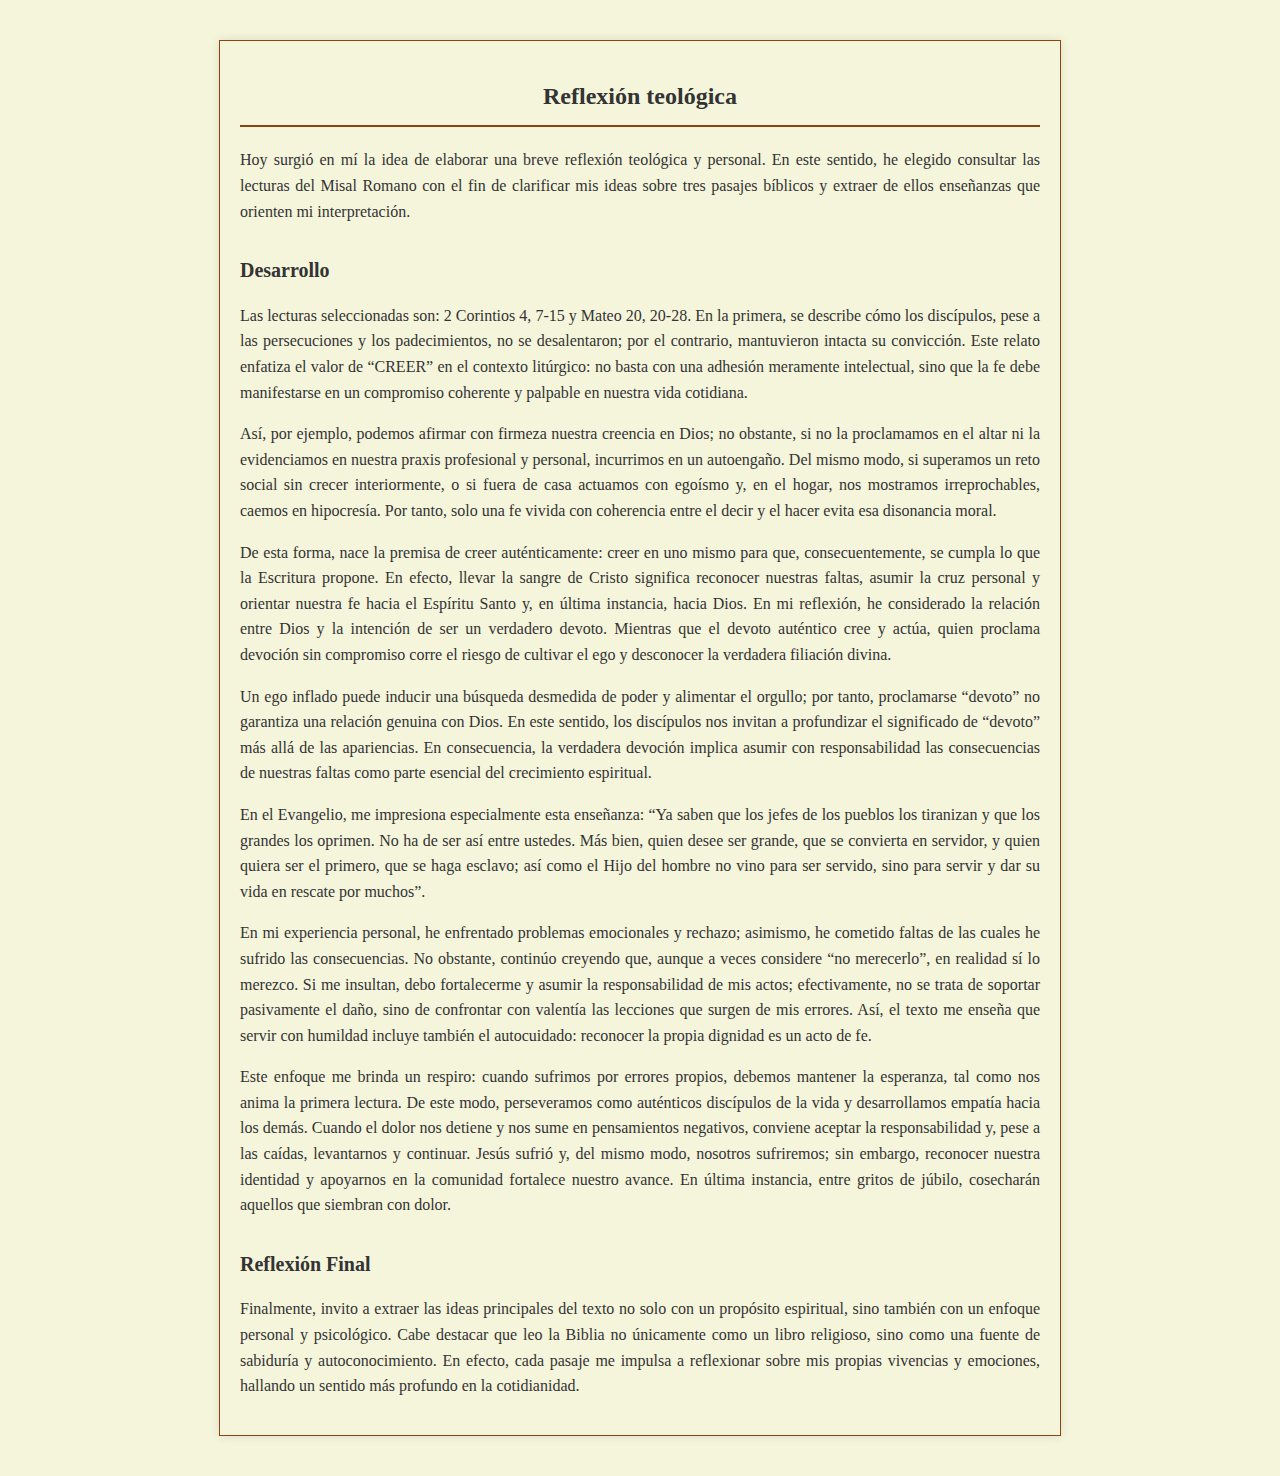
<file: _posts/Learning/24-07-2025-Reflexion_Literaria_Teologica.html>
<!DOCTYPE html>
<html lang="es">
<head>
    <meta charset="UTF-8">
    <meta name="viewport" content="width=device-width, initial-scale=1.0">
    <title>24-07-2025 Reflexión teológica</title>
    <style>
        body {
            font-family: 'Times New Roman', serif;
            background-color: #f5f5dc;
            color: #333;
            margin: 40px;
            line-height: 1.6;
            max-width: 800px;
            margin-left: auto;
            margin-right: auto;
            border: 1px solid #8b4513;
            padding: 20px;
            box-shadow: 0 0 10px rgba(0, 0, 0, 0.1);
        }
        h1 {
            text-align: center;
            font-size: 24px;
            border-bottom: 2px solid #8b4513;
            padding-bottom: 10px;
            margin-bottom: 20px;
        }
        h2 {
            font-size: 20px;
            margin-top: 30px;
        }
        p {
            text-align: justify;
        }
        ul {
            list-style-type: disc;
            margin-left: 20px;
        }
        li {
            margin-bottom: 10px;
        }
    </style>
</head>
<body>
    <h1>Reflexión teológica</h1>
    <p>Hoy surgió en mí la idea de elaborar una breve reflexión teológica y personal. En este sentido, he elegido consultar las lecturas del Misal Romano con el fin de clarificar mis ideas sobre tres pasajes bíblicos y extraer de ellos enseñanzas que orienten mi interpretación.</p>
    
    <h2>Desarrollo</h2>
    <p>Las lecturas seleccionadas son: 2 Corintios 4, 7-15 y Mateo 20, 20-28. En la primera, se describe cómo los discípulos, pese a las persecuciones y los padecimientos, no se desalentaron; por el contrario, mantuvieron intacta su convicción. Este relato enfatiza el valor de “CREER” en el contexto litúrgico: no basta con una adhesión meramente intelectual, sino que la fe debe manifestarse en un compromiso coherente y palpable en nuestra vida cotidiana.</p>
    
    <p>Así, por ejemplo, podemos afirmar con firmeza nuestra creencia en Dios; no obstante, si no la proclamamos en el altar ni la evidenciamos en nuestra praxis profesional y personal, incurrimos en un autoengaño. Del mismo modo, si superamos un reto social sin crecer interiormente, o si fuera de casa actuamos con egoísmo y, en el hogar, nos mostramos irreprochables, caemos en hipocresía. Por tanto, solo una fe vivida con coherencia entre el decir y el hacer evita esa disonancia moral.</p>
    
    <p>De esta forma, nace la premisa de creer auténticamente: creer en uno mismo para que, consecuentemente, se cumpla lo que la Escritura propone. En efecto, llevar la sangre de Cristo significa reconocer nuestras faltas, asumir la cruz personal y orientar nuestra fe hacia el Espíritu Santo y, en última instancia, hacia Dios. En mi reflexión, he considerado la relación entre Dios y la intención de ser un verdadero devoto. Mientras que el devoto auténtico cree y actúa, quien proclama devoción sin compromiso corre el riesgo de cultivar el ego y desconocer la verdadera filiación divina.</p>
    
    <p>Un ego inflado puede inducir una búsqueda desmedida de poder y alimentar el orgullo; por tanto, proclamarse “devoto” no garantiza una relación genuina con Dios. En este sentido, los discípulos nos invitan a profundizar el significado de “devoto” más allá de las apariencias. En consecuencia, la verdadera devoción implica asumir con responsabilidad las consecuencias de nuestras faltas como parte esencial del crecimiento espiritual.</p>
    
    <p>En el Evangelio, me impresiona especialmente esta enseñanza: “Ya saben que los jefes de los pueblos los tiranizan y que los grandes los oprimen. No ha de ser así entre ustedes. Más bien, quien desee ser grande, que se convierta en servidor, y quien quiera ser el primero, que se haga esclavo; así como el Hijo del hombre no vino para ser servido, sino para servir y dar su vida en rescate por muchos”.</p>
    
    <p>En mi experiencia personal, he enfrentado problemas emocionales y rechazo; asimismo, he cometido faltas de las cuales he sufrido las consecuencias. No obstante, continúo creyendo que, aunque a veces considere “no merecerlo”, en realidad sí lo merezco. Si me insultan, debo fortalecerme y asumir la responsabilidad de mis actos; efectivamente, no se trata de soportar pasivamente el daño, sino de confrontar con valentía las lecciones que surgen de mis errores. Así, el texto me enseña que servir con humildad incluye también el autocuidado: reconocer la propia dignidad es un acto de fe.</p>
    
    <p>Este enfoque me brinda un respiro: cuando sufrimos por errores propios, debemos mantener la esperanza, tal como nos anima la primera lectura. De este modo, perseveramos como auténticos discípulos de la vida y desarrollamos empatía hacia los demás. Cuando el dolor nos detiene y nos sume en pensamientos negativos, conviene aceptar la responsabilidad y, pese a las caídas, levantarnos y continuar. Jesús sufrió y, del mismo modo, nosotros sufriremos; sin embargo, reconocer nuestra identidad y apoyarnos en la comunidad fortalece nuestro avance. En última instancia, entre gritos de júbilo, cosecharán aquellos que siembran con dolor.</p>
    
    <h2>Reflexión Final</h2>
    <p>Finalmente, invito a extraer las ideas principales del texto no solo con un propósito espiritual, sino también con un enfoque personal y psicológico. Cabe destacar que leo la Biblia no únicamente como un libro religioso, sino como una fuente de sabiduría y autoconocimiento. En efecto, cada pasaje me impulsa a reflexionar sobre mis propias vivencias y emociones, hallando un sentido más profundo en la cotidianidad.</p>
</body>
</html>
</file>
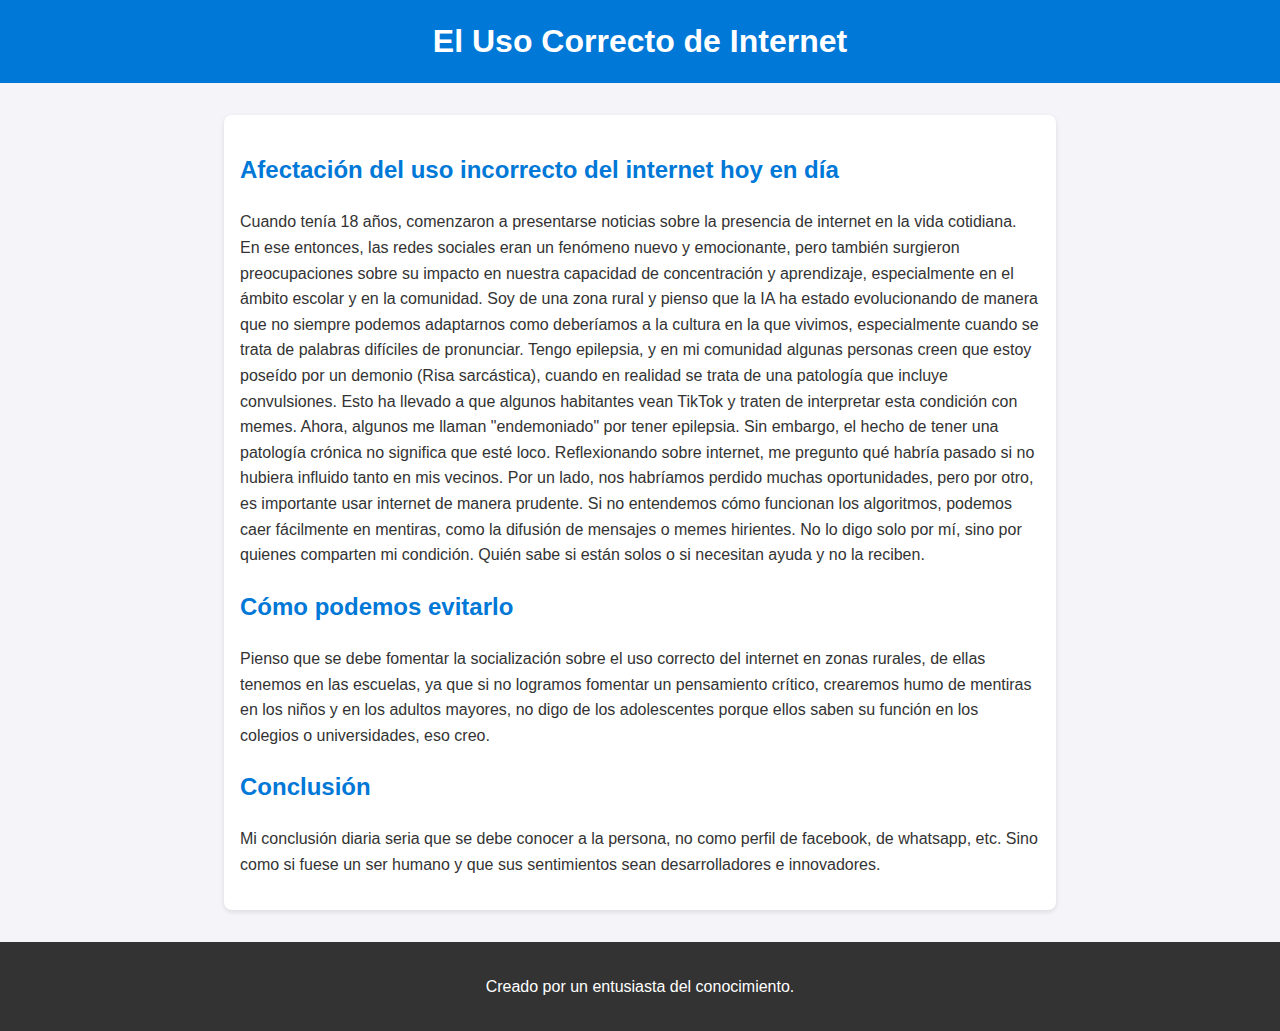
<file: _posts/Tech/23-07-2025-UsoInternet.html>
<!DOCTYPE html>
<html lang="es">
<head>
    <meta charset="UTF-8">
    <meta name="viewport" content="width=device-width, initial-scale=1.0">
    <title>El Uso Correcto de Internet</title>
    <style>
        body {
            font-family: Arial, sans-serif;
            line-height: 1.6;
            margin: 0;
            padding: 0;
            background-color: #f4f4f9;
            color: #333;
        }
        header {
            background: #0078d7;
            color: white;
            padding: 1rem 0;
            text-align: center;
        }
        header h1 {
            margin: 0;
        }
        main {
            max-width: 800px;
            margin: 2rem auto;
            padding: 1rem;
            background: white;
            box-shadow: 0 2px 5px rgba(0, 0, 0, 0.1);
            border-radius: 8px;
        }
        h2 {
            color: #0078d7;
        }
        p {
            margin: 1rem 0;
        }
        footer {
            text-align: center;
            padding: 1rem 0;
            background: #333;
            color: white;
            margin-top: 2rem;
        }
        footer a {
            color: #0078d7;
            text-decoration: none;
        }
    </style>
</head>
<body>
    <header>
        <h1>El Uso Correcto de Internet</h1>
    </header>
    <main>
        <h2>Afectación del uso incorrecto del internet hoy en día</h2>
        <p>
            Cuando tenía 18 años, comenzaron a presentarse noticias sobre la presencia de internet en la vida cotidiana. En ese entonces, las redes sociales eran un fenómeno nuevo y emocionante, pero también surgieron preocupaciones sobre su impacto en nuestra capacidad de concentración y aprendizaje, especialmente en el ámbito escolar y en la comunidad. Soy de una zona rural y pienso que la IA ha estado evolucionando de manera que no siempre podemos adaptarnos como deberíamos a la cultura en la que vivimos, especialmente cuando se trata de palabras difíciles de pronunciar. 

            Tengo epilepsia, y en mi comunidad algunas personas creen que estoy poseído por un demonio (Risa sarcástica), cuando en realidad se trata de una patología que incluye convulsiones. Esto ha llevado a que algunos habitantes vean TikTok y traten de interpretar esta condición con memes. Ahora, algunos me llaman "endemoniado" por tener epilepsia. Sin embargo, el hecho de tener una patología crónica no significa que esté loco. 

            Reflexionando sobre internet, me pregunto qué habría pasado si no hubiera influido tanto en mis vecinos. Por un lado, nos habríamos perdido muchas oportunidades, pero por otro, es importante usar internet de manera prudente. Si no entendemos cómo funcionan los algoritmos, podemos caer fácilmente en mentiras, como la difusión de mensajes o memes hirientes. No lo digo solo por mí, sino por quienes comparten mi condición. Quién sabe si están solos o si necesitan ayuda y no la reciben.
        </p>
        <h2>Cómo podemos evitarlo</h2>
        <p>
            Pienso que se debe fomentar la socialización sobre el uso correcto del internet en zonas rurales, de ellas tenemos en las escuelas, ya que si no logramos fomentar un pensamiento crítico, crearemos humo de mentiras en los niños y en los adultos mayores, no digo de los adolescentes porque ellos saben su función en los colegios o universidades, eso creo.
        </p>
        <h2>Conclusión</h2>
        <p>
            Mi conclusión diaria seria que se debe conocer a la persona, no como perfil de facebook, de whatsapp, etc. Sino como si fuese un ser humano y que sus sentimientos sean desarrolladores e innovadores.
        </p>
    </main>
    <footer>
        <p>Creado por un entusiasta del conocimiento.</p>
    </footer>
</body>
</html>
</file>
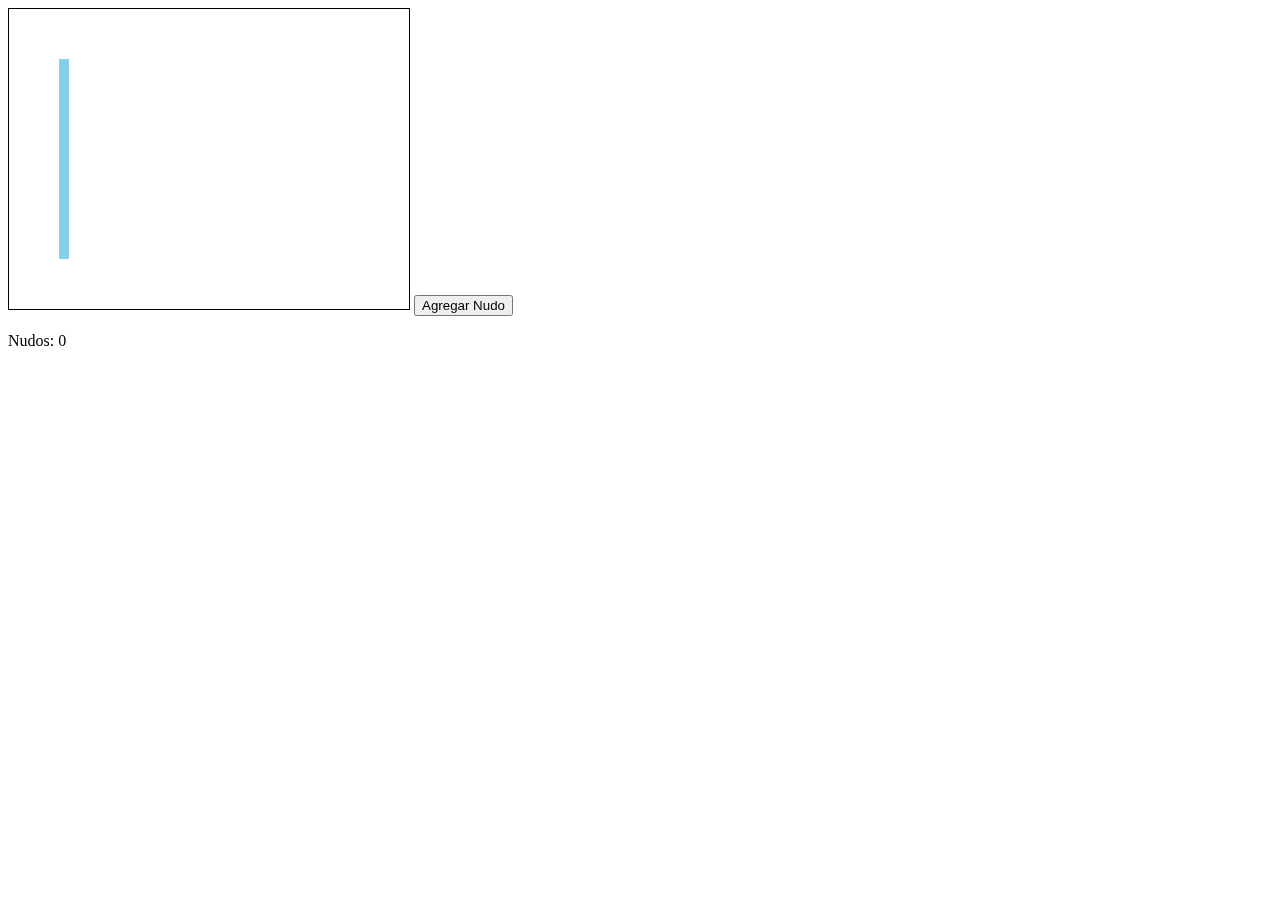
<file: _projects/Projects/QuipuINCA/QuipuExperminento.html>
<!DOCTYPE html>
<html>
<head>
    <title>Quipu Interactivo</title>
    <style>
        canvas {
            border: 1px solid #000;
        }
    </style>
</head>
<body>
    <canvas id="quipuCanvas" width="400" height="300"></canvas>
    <button onclick="addKnot()">Agregar Nudo</button>
    <p>Nudos: <span id="knotCount">0</span></p>

    <script>
        const canvas = document.getElementById('quipuCanvas');
        const ctx = canvas.getContext('2d');
        let knotCount = 0;

        function drawQuipu() {
            ctx.clearRect(0, 0, canvas.width, canvas.height);
            ctx.fillStyle = '#87CEEB'; // Cuerda azul
            ctx.fillRect(50, 50, 10, 200); // Cuerda principal
            ctx.fillStyle = '#FFD700'; // Nudos amarillos
            for (let i = 0; i < knotCount; i++) {
                ctx.beginPath();
                ctx.arc(55, 70 + i * 20, 5, 0, Math.PI * 2);
                ctx.fill();
            }
        }

        function addKnot() {
            knotCount++;
            document.getElementById('knotCount').textContent = knotCount;
            drawQuipu();
        }

        drawQuipu(); // Dibuja el quipu inicial
    </script>
</body>
</html>
</file>
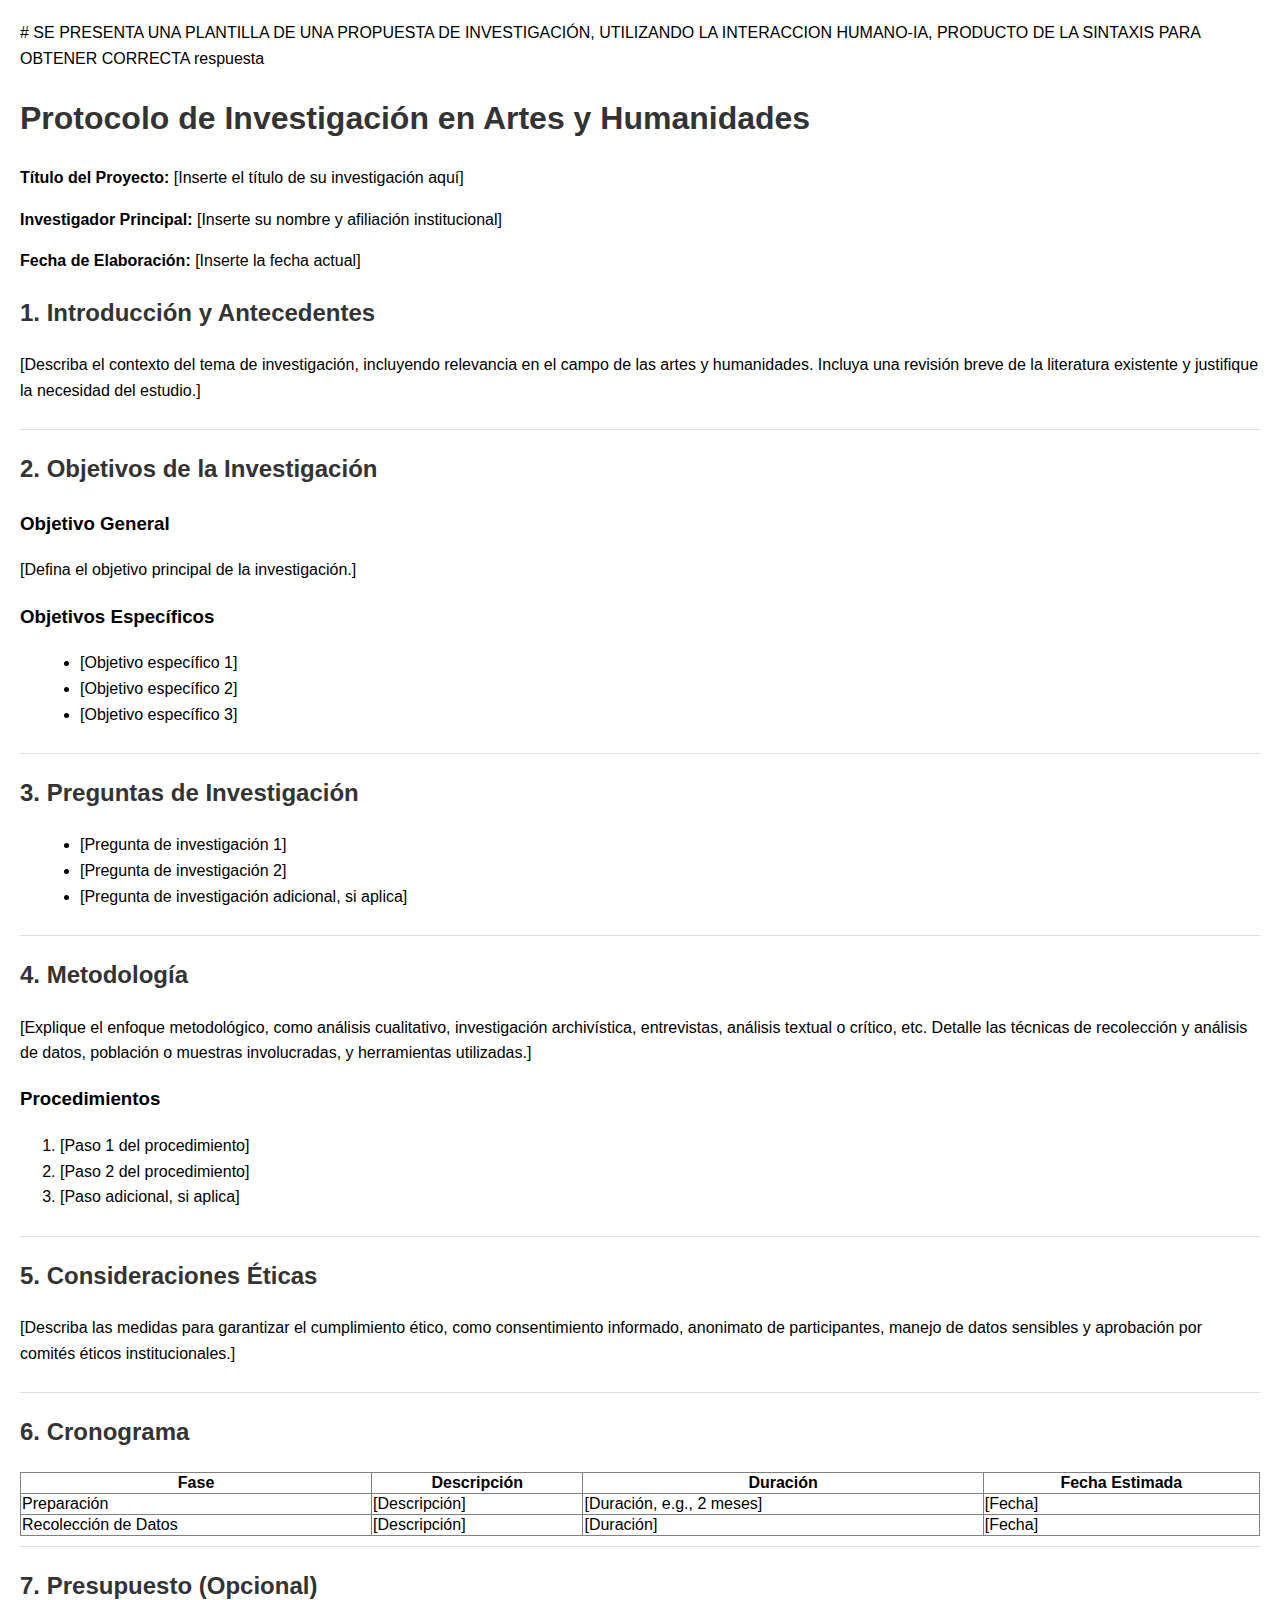
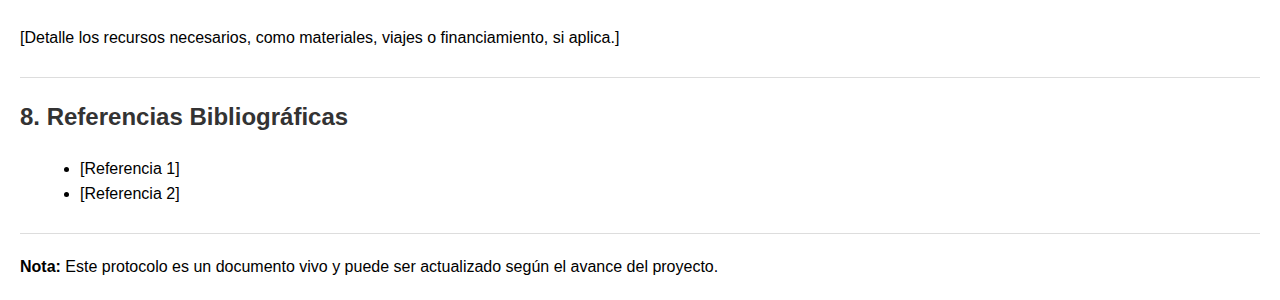
<file: _projects/TareaS/26-07-2025-Chakana3D/Ejercicio-SintaxisIA/26-07-2025-Ejercicio1.html>
# SE PRESENTA UNA PLANTILLA DE UNA PROPUESTA DE INVESTIGACIÓN, UTILIZANDO LA INTERACCION HUMANO-IA, PRODUCTO DE LA SINTAXIS PARA OBTENER CORRECTA respuesta

<!DOCTYPE html>
<html lang="es">
<head>
    <meta charset="UTF-8">
    <meta name="viewport" content="width=device-width, initial-scale=1.0">
    <title>Protocolo de Investigación en Artes y Humanidades</title>
    <style>
        body { font-family: Arial, sans-serif; margin: 20px; line-height: 1.6; }
        h1, h2 { color: #333; }
        section { margin-bottom: 20px; border-bottom: 1px solid #ddd; padding-bottom: 10px; }
        ul { list-style-type: disc; margin-left: 20px; }
    </style>
</head>
<body>
    <header>
        <h1>Protocolo de Investigación en Artes y Humanidades</h1>
        <p><strong>Título del Proyecto:</strong> [Inserte el título de su investigación aquí]</p>
        <p><strong>Investigador Principal:</strong> [Inserte su nombre y afiliación institucional]</p>
        <p><strong>Fecha de Elaboración:</strong> [Inserte la fecha actual]</p>
    </header>

    <section id="introduccion">
        <h2>1. Introducción y Antecedentes</h2>
        <p>[Describa el contexto del tema de investigación, incluyendo relevancia en el campo de las artes y humanidades. Incluya una revisión breve de la literatura existente y justifique la necesidad del estudio.]</p>
    </section>

    <section id="objetivos">
        <h2>2. Objetivos de la Investigación</h2>
        <h3>Objetivo General</h3>
        <p>[Defina el objetivo principal de la investigación.]</p>
        <h3>Objetivos Específicos</h3>
        <ul>
            <li>[Objetivo específico 1]</li>
            <li>[Objetivo específico 2]</li>
            <li>[Objetivo específico 3]</li>
        </ul>
    </section>

    <section id="preguntas">
        <h2>3. Preguntas de Investigación</h2>
        <ul>
            <li>[Pregunta de investigación 1]</li>
            <li>[Pregunta de investigación 2]</li>
            <li>[Pregunta de investigación adicional, si aplica]</li>
        </ul>
    </section>

    <section id="metodologia">
        <h2>4. Metodología</h2>
        <p>[Explique el enfoque metodológico, como análisis cualitativo, investigación archivística, entrevistas, análisis textual o crítico, etc. Detalle las técnicas de recolección y análisis de datos, población o muestras involucradas, y herramientas utilizadas.]</p>
        <h3>Procedimientos</h3>
        <ol>
            <li>[Paso 1 del procedimiento]</li>
            <li>[Paso 2 del procedimiento]</li>
            <li>[Paso adicional, si aplica]</li>
        </ol>
    </section>

    <section id="consideraciones-eticas">
        <h2>5. Consideraciones Éticas</h2>
        <p>[Describa las medidas para garantizar el cumplimiento ético, como consentimiento informado, anonimato de participantes, manejo de datos sensibles y aprobación por comités éticos institucionales.]</p>
    </section>

    <section id="cronograma">
        <h2>6. Cronograma</h2>
        <table border="1" style="width: 100%; border-collapse: collapse;">
            <thead>
                <tr>
                    <th>Fase</th>
                    <th>Descripción</th>
                    <th>Duración</th>
                    <th>Fecha Estimada</th>
                </tr>
            </thead>
            <tbody>
                <tr>
                    <td>Preparación</td>
                    <td>[Descripción]</td>
                    <td>[Duración, e.g., 2 meses]</td>
                    <td>[Fecha]</td>
                </tr>
                <tr>
                    <td>Recolección de Datos</td>
                    <td>[Descripción]</td>
                    <td>[Duración]</td>
                    <td>[Fecha]</td>
                </tr>
                <!-- Agregue filas adicionales según sea necesario -->
            </tbody>
        </table>
    </section>

    <section id="presupuesto">
        <h2>7. Presupuesto (Opcional)</h2>
        <p>[Detalle los recursos necesarios, como materiales, viajes o financiamiento, si aplica.]</p>
    </section>

    <section id="referencias">
        <h2>8. Referencias Bibliográficas</h2>
        <ul>
            <li>[Referencia 1]</li>
            <li>[Referencia 2]</li>
            <!-- Agregue más referencias según sea necesario -->
        </ul>
    </section>

    <footer>
        <p><strong>Nota:</strong> Este protocolo es un documento vivo y puede ser actualizado según el avance del proyecto.</p>
    </footer>
</body>
</html>
</file>
<file: _projects/EjerciciosJS/24-07-2025-js1/estilos.css>
body {
    font-family: 'Georgia', serif;
    background-color: #f9f5f0;
    color: #3d3d3d;
    line-height: 1.6;
    text-align: center;
    padding: 50px;
}

h1 {
    font-size: 2.4rem;
    margin-bottom: 20px;
    color: #5a3e36;
}

#texto-relato {
    font-size: 1.2rem;
    font-style: italic;
    border-left: 4px solid #d4b59d;
    padding-left: 15px;
    max-width: 600px;
    margin: 20px auto;
    opacity: 0.8;
    transition: opacity 1.5s ease-in;
}

button {
    background-color: #5a3e36;
    color: #ffffff;
    padding: 10px 20px;
    font-size: 1rem;
    border: none;
    cursor: pointer;
    border-radius: 5px;
    transition: all 0.3s ease;
}

button:hover {
    background-color: #7b5a50;
}

button:active {
    transform: scale(0.95);
}
</file>
<file: style.css>
/* Reset y base */
* {
  margin: 0;
  padding: 0;
  box-sizing: border-box;
}

body {
  font-family: -apple-system, BlinkMacSystemFont, 'Segoe UI', Roboto, sans-serif;
  line-height: 1.6;
  color: #333;
  background: linear-gradient(135deg, #667eea 0%, #764ba2 100%);
  min-height: 100vh;
}

/* Navegación superior */
.top-nav {
  background: rgba(255, 255, 255, 0.1);
  padding: 1rem;
  text-align: center;
  backdrop-filter: blur(10px);
}

.top-nav a {
  color: white;
  text-decoration: none;
  margin: 0 1rem;
  padding: 0.5rem 1rem;
  border-radius: 20px;
  transition: background 0.3s ease;
}

.top-nav a:hover {
  background: rgba(255, 255, 255, 0.2);
}

/* Header */
header {
  background: rgba(255, 255, 255, 0.95);
  backdrop-filter: blur(10px);
  padding: 2rem;
  text-align: center;
  margin: 2rem;
  border-radius: 15px;
  box-shadow: 0 8px 32px rgba(0, 0, 0, 0.1);
}

header h1 {
  color: #2c3e50;
  margin-bottom: 0.5rem;
  font-size: 2.5rem;
}

header p {
  color: #666;
  font-size: 1.1rem;
}

/* Main content */
main {
  max-width: 1200px;
  margin: 0 auto;
  padding: 0 2rem;
}

section {
  background: rgba(255, 255, 255, 0.95);
  margin: 2rem 0;
  padding: 2rem;
  border-radius: 15px;
  box-shadow: 0 8px 32px rgba(0, 0, 0, 0.1);
  backdrop-filter: blur(10px);
}

section h2 {
  color: #2c3e50;
  margin-bottom: 1rem;
  border-bottom: 3px solid #3498db;
  padding-bottom: 0.5rem;
}

/* Highlights */
.highlights {
  display: grid;
  grid-template-columns: repeat(auto-fit, minmax(200px, 1fr));
  gap: 1rem;
  margin-top: 1.5rem;
}

.highlight-card {
  background: linear-gradient(135deg, #74b9ff, #0984e3);
  color: white;
  padding: 1.5rem;
  border-radius: 10px;
  text-align: center;
  transition: transform 0.3s ease;
}

.highlight-card:hover {
  transform: translateY(-3px);
}

.highlight-card h4 {
  margin-bottom: 0.5rem;
  font-size: 1.2rem;
}

/* Categories grid */
.categories {
  display: grid;
  grid-template-columns: repeat(auto-fit, minmax(300px, 1fr));
  gap: 1.5rem;
  margin-top: 1.5rem;
}

.category {
  background: linear-gradient(135deg, #e17055, #d63031);
  color: white;
  padding: 1.5rem;
  border-radius: 10px;
  transition: transform 0.3s ease;
  position: relative;
}

.category:hover {
  transform: translateY(-5px);
}

.category h3 {
  margin-bottom: 0.5rem;
  font-size: 1.3rem;
}

.count {
  position: absolute;
  top: 1rem;
  right: 1rem;
  background: rgba(255, 255, 255, 0.2);
  padding: 0.3rem 0.8rem;
  border-radius: 15px;
  font-size: 0.8rem;
  font-weight: bold;
}

/* Projects grid */
.project-grid {
  display: grid;
  grid-template-columns: repeat(auto-fit, minmax(250px, 1fr));
  gap: 1.5rem;
  margin-top: 1.5rem;
}

.project-card {
  background: linear-gradient(135deg, #55a3ff, #003d82);
  color: white;
  padding: 1.5rem;
  border-radius: 10px;
  transition: transform 0.3s ease;
}

.project-card:hover {
  transform: translateY(-5px);
}

.project-card h4 {
  margin-bottom: 0.5rem;
  font-size: 1.2rem;
}

.project-card a {
  display: inline-block;
  background: rgba(255, 255, 255, 0.2);
  color: white;
  text-decoration: none;
  padding: 0.5rem 1rem;
  border-radius: 20px;
  margin-top: 1rem;
  transition: background 0.3s ease;
}

.project-card a:hover {
  background: rgba(255, 255, 255, 0.3);
}

/* Stats grid */
.stats-grid {
  display: grid;
  grid-template-columns: repeat(auto-fit, minmax(150px, 1fr));
  gap: 1rem;
  margin-top: 1.5rem;
}

.stat-card {
  background: linear-gradient(135deg, #00b894, #00a085);
  color: white;
  padding: 1.5rem;
  border-radius: 10px;
  text-align: center;
  transition: transform 0.3s ease;
}

.stat-card:hover {
  transform: scale(1.05);
}

.stat-card h3 {
  font-size: 2rem;
  margin-bottom: 0.5rem;
}

/* Recent section special styling */
.recent {
  background: linear-gradient(135deg, #a29bfe, #6c5ce7);
  color: white;
}

.recent h2 {
  color: white;
  border-bottom-color: rgba(255, 255, 255, 0.3);
}

/* Footer */
footer {
  background: rgba(255, 255, 255, 0.95);
  text-align: center;
  padding: 2rem;
  margin: 2rem;
  border-radius: 15px;
  backdrop-filter: blur(10px);
}

.footer-links {
  margin-top: 1rem;
}

.footer-links a {
  color: #3498db;
  text-decoration: none;
  margin: 0 1rem;
  transition: color 0.3s ease;
}

.footer-links a:hover {
  color: #2980b9;
}

/* Responsive */
@media (max-width: 768px) {
  .categories, .project-grid, .stats-grid, .highlights {
    grid-template-columns: 1fr;
  }
  
  header h1 {
    font-size: 2rem;
  }
  
  main {
    padding: 0 1rem;
  }
  
  header, section, footer {
    margin: 1rem;
  }
  
  .top-nav a {
    margin: 0 0.5rem;
    padding: 0.3rem 0.8rem;
    font-size: 0.9rem;
  }
}

/* Smooth scrolling */
html {
  scroll-behavior: smooth;
}

/* Loading animation for better UX */
@keyframes fadeIn {
  from { opacity: 0; transform: translateY(20px); }
  to { opacity: 1; transform: translateY(0); }
}

section {
  animation: fadeIn 0.6s ease-out;
}
</file>
